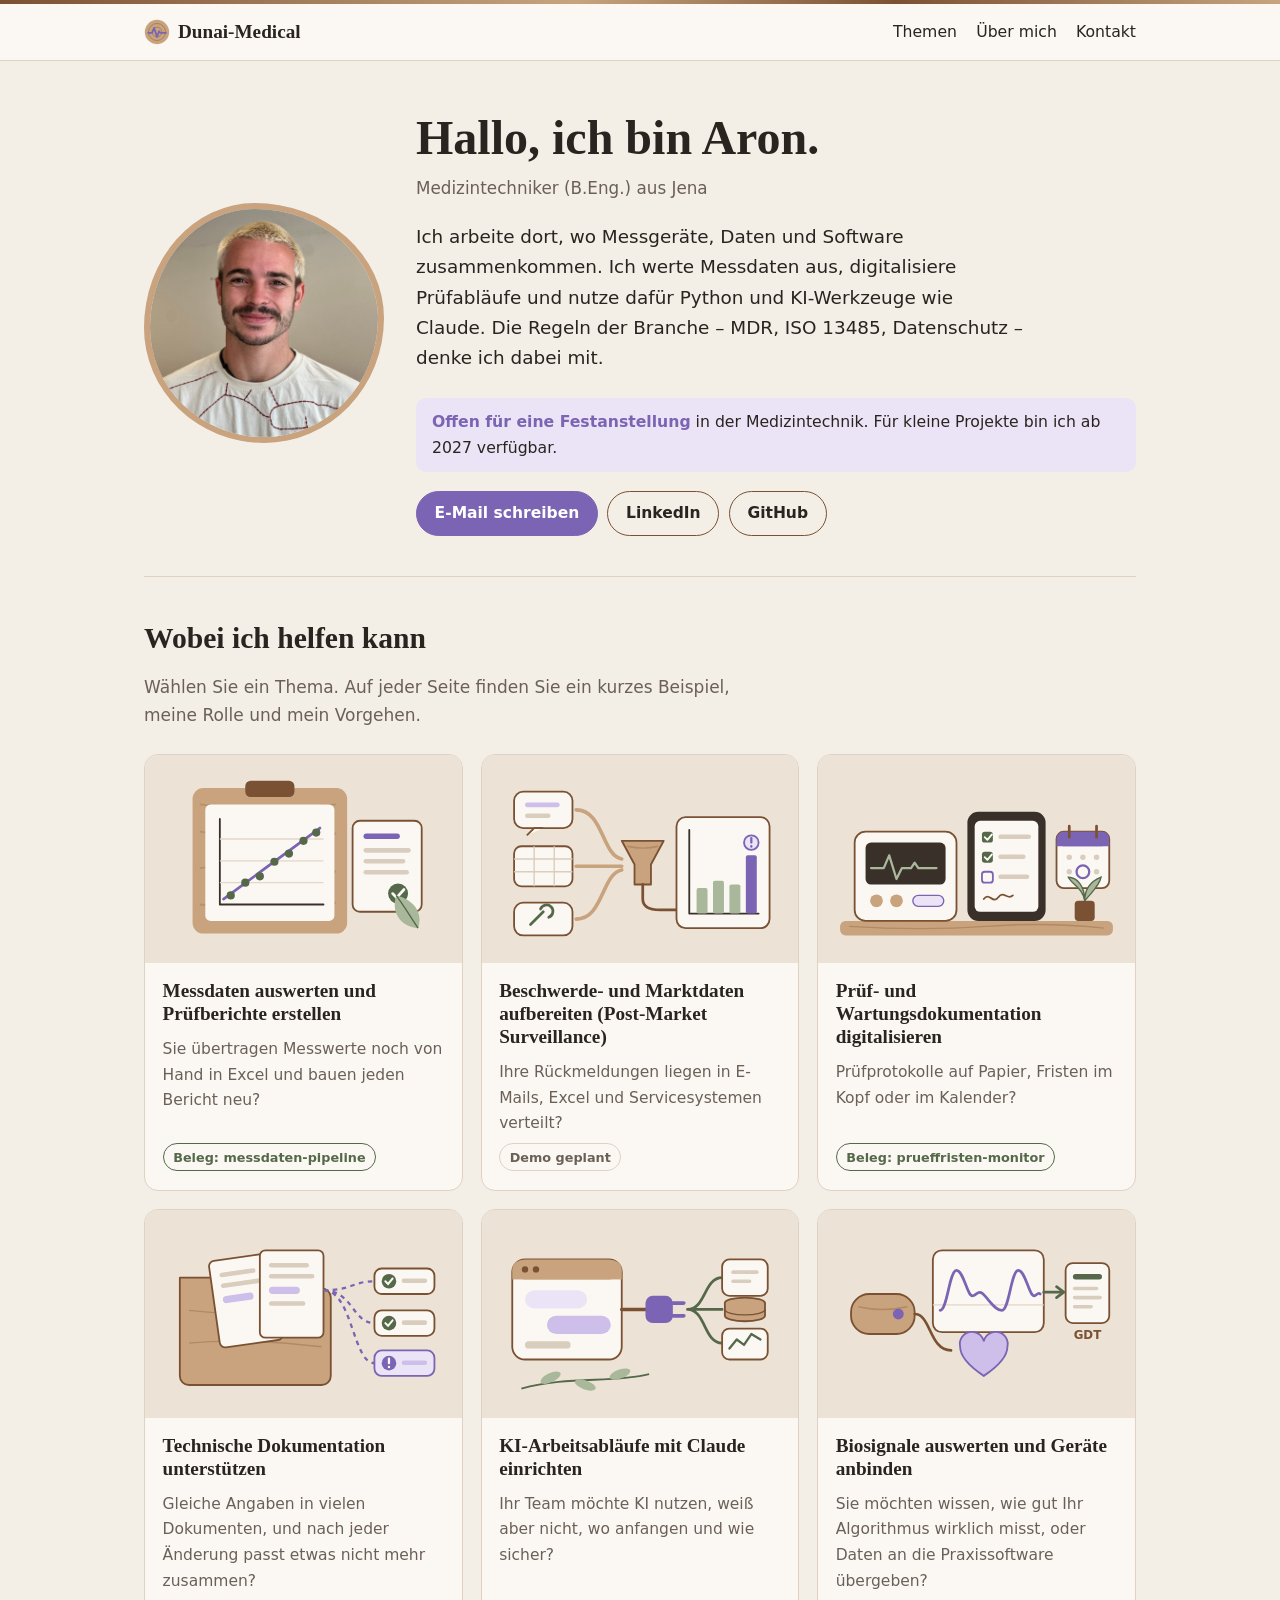
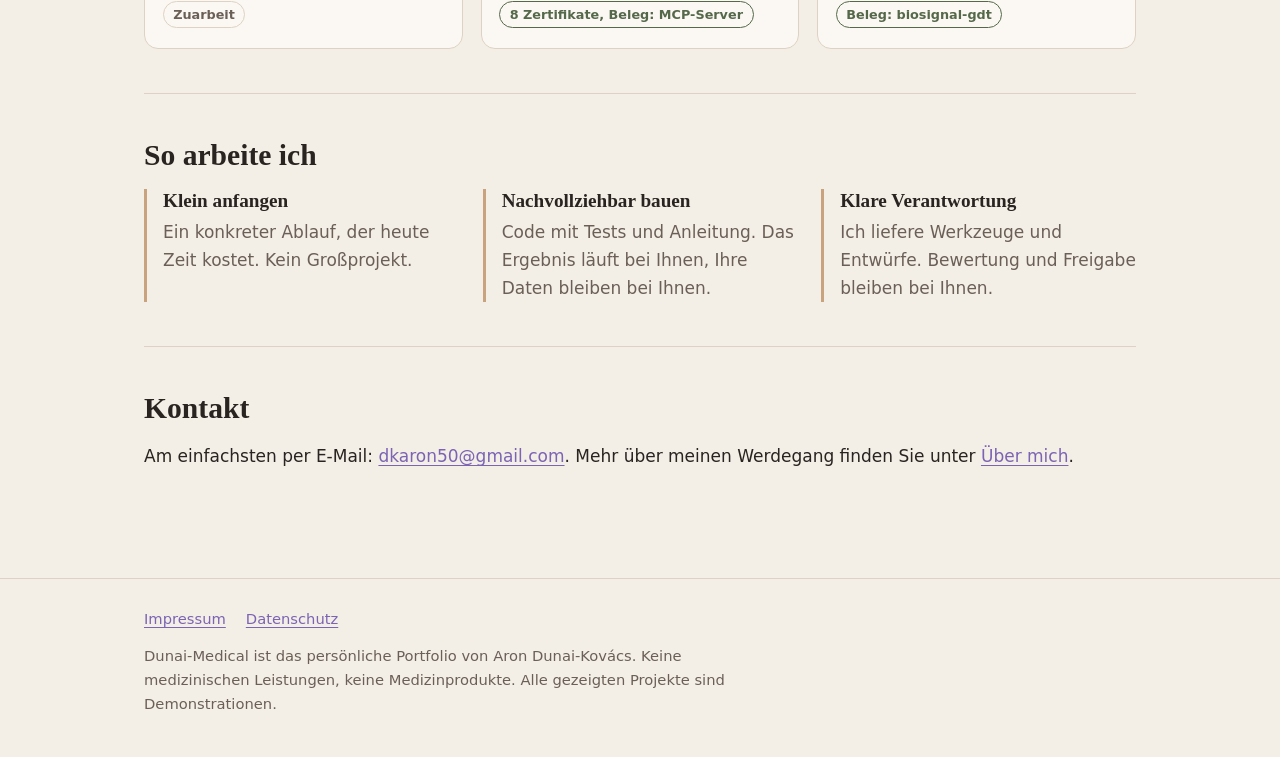
<file: index.html>
<!doctype html>
<html lang="de">
<head>
<meta charset="utf-8">
<meta name="viewport" content="width=device-width, initial-scale=1">
<title>Dunai-Medical – Aron Dunai-Kovács, Medizintechniker</title>
<meta name="description" content="Aron Dunai-Kovács, Medizintechniker (B.Eng.) aus Jena: Messdaten, Prüfdokumentation, PMS-Daten und KI-Arbeitsabläufe mit Python und Claude.">
<link rel="icon" href="logo.svg" type="image/svg+xml">
<link rel="stylesheet" href="style.css">
</head>
<body>
<header class="topbar">
  <div class="wrap">
    <a class="brand" href="index.html"><img src="logo.svg" alt="" width="26" height="26">Dunai-Medical</a>
    <nav class="nav" aria-label="Hauptnavigation"><a href="index.html#themen">Themen</a><a href="ueber-mich.html">Über mich</a><a href="index.html#kontakt">Kontakt</a></nav>
  </div>
</header>
<main>
<div class="wrap">
  <section class="intro">
    <img class="portrait" src="profilfoto.jpg" alt="Porträt von Aron Dunai-Kovács" width="480" height="480">
    <div>
      <h1>Hallo, ich bin Aron.</h1>
      <p class="role">Medizintechniker (B.Eng.) aus Jena</p>
      <p class="lead">Ich arbeite dort, wo Messgeräte, Daten und Software zusammenkommen. Ich werte Messdaten aus, digitalisiere Prüfabläufe und nutze dafür Python und KI-Werkzeuge wie Claude. Die Regeln der Branche – MDR, ISO&nbsp;13485, Datenschutz – denke ich dabei mit.</p>
      <p class="availability"><strong>Offen für eine Festanstellung</strong> in der Medizintechnik. Für kleine Projekte bin ich ab 2027 verfügbar.</p>
      <ul class="buttons">
        <li><a class="btn primary" href="mailto:dkaron50@gmail.com">E-Mail schreiben</a></li>
        <li><a class="btn" href="https://www.linkedin.com/in/aron-dunai-kov%C3%A1cs-16ba5930b">LinkedIn</a></li>
        <li><a class="btn" href="https://github.com/Aronarii">GitHub</a></li>
      </ul>
    </div>
  </section>

  <section class="block" id="themen">
    <h2>Wobei ich helfen kann</h2>
    <p class="section-lead">Wählen Sie ein Thema. Auf jeder Seite finden Sie ein kurzes Beispiel, meine Rolle und mein Vorgehen.</p>
    <ul class="topics">
      <li class="topic">
        <div class="art"><img src="messdaten.svg" alt="" width="320" height="200" loading="lazy"></div>
        <div class="body">
          <h3><a href="messdaten.html">Messdaten auswerten und Prüfberichte erstellen</a></h3>
          <p>Sie übertragen Messwerte noch von Hand in Excel und bauen jeden Bericht neu?</p>
          <span class="status done">Beleg: messdaten-pipeline</span>
        </div>
      </li>
      <li class="topic">
        <div class="art"><img src="pms.svg" alt="" width="320" height="200" loading="lazy"></div>
        <div class="body">
          <h3><a href="pms.html">Beschwerde- und Marktdaten aufbereiten (Post-Market Surveillance)</a></h3>
          <p>Ihre Rückmeldungen liegen in E-Mails, Excel und Servicesystemen verteilt?</p>
          <span class="status plan">Demo geplant</span>
        </div>
      </li>
      <li class="topic">
        <div class="art"><img src="pruefung.svg" alt="" width="320" height="200" loading="lazy"></div>
        <div class="body">
          <h3><a href="pruefung.html">Prüf- und Wartungsdokumentation digitalisieren</a></h3>
          <p>Prüfprotokolle auf Papier, Fristen im Kopf oder im Kalender?</p>
          <span class="status done">Beleg: prueffristen-monitor</span>
        </div>
      </li>
      <li class="topic">
        <div class="art"><img src="technische-doku.svg" alt="" width="320" height="200" loading="lazy"></div>
        <div class="body">
          <h3><a href="technische-doku.html">Technische Dokumentation unterstützen</a></h3>
          <p>Gleiche Angaben in vielen Dokumenten, und nach jeder Änderung passt etwas nicht mehr zusammen?</p>
          <span class="status plan">Zuarbeit</span>
        </div>
      </li>
      <li class="topic">
        <div class="art"><img src="ki-ablaeufe.svg" alt="" width="320" height="200" loading="lazy"></div>
        <div class="body">
          <h3><a href="ki-ablaeufe.html">KI-Arbeitsabläufe mit Claude einrichten</a></h3>
          <p>Ihr Team möchte KI nutzen, weiß aber nicht, wo anfangen und wie sicher?</p>
          <span class="status done">8 Zertifikate, Beleg: MCP-Server</span>
        </div>
      </li>
      <li class="topic">
        <div class="art"><img src="biosignale.svg" alt="" width="320" height="200" loading="lazy"></div>
        <div class="body">
          <h3><a href="biosignale.html">Biosignale auswerten und Geräte anbinden</a></h3>
          <p>Sie möchten wissen, wie gut Ihr Algorithmus wirklich misst, oder Daten an die Praxissoftware übergeben?</p>
          <span class="status done">Beleg: biosignal-gdt</span>
        </div>
      </li>
    </ul>
  </section>

  <section class="block">
    <h2>So arbeite ich</h2>
    <ul class="principles">
      <li><h3>Klein anfangen</h3><p>Ein konkreter Ablauf, der heute Zeit kostet. Kein Großprojekt.</p></li>
      <li><h3>Nachvollziehbar bauen</h3><p>Code mit Tests und Anleitung. Das Ergebnis läuft bei Ihnen, Ihre Daten bleiben bei Ihnen.</p></li>
      <li><h3>Klare Verantwortung</h3><p>Ich liefere Werkzeuge und Entwürfe. Bewertung und Freigabe bleiben bei Ihnen.</p></li>
    </ul>
  </section>

  <section class="block" id="kontakt">
    <h2>Kontakt</h2>
    <p>Am einfachsten per E-Mail: <a href="mailto:dkaron50@gmail.com">dkaron50@gmail.com</a>. Mehr über meinen Werdegang finden Sie unter <a href="ueber-mich.html">Über mich</a>.</p>
  </section>
</div>
</main>
<footer>
  <div class="wrap">
    <nav><a href="impressum.html">Impressum</a><a href="datenschutz.html">Datenschutz</a></nav>
    <p>Dunai-Medical ist das persönliche Portfolio von Aron Dunai-Kovács. Keine medizinischen Leistungen, keine Medizinprodukte. Alle gezeigten Projekte sind Demonstrationen.</p>
  </div>
</footer>
</body>
</html>
</file>
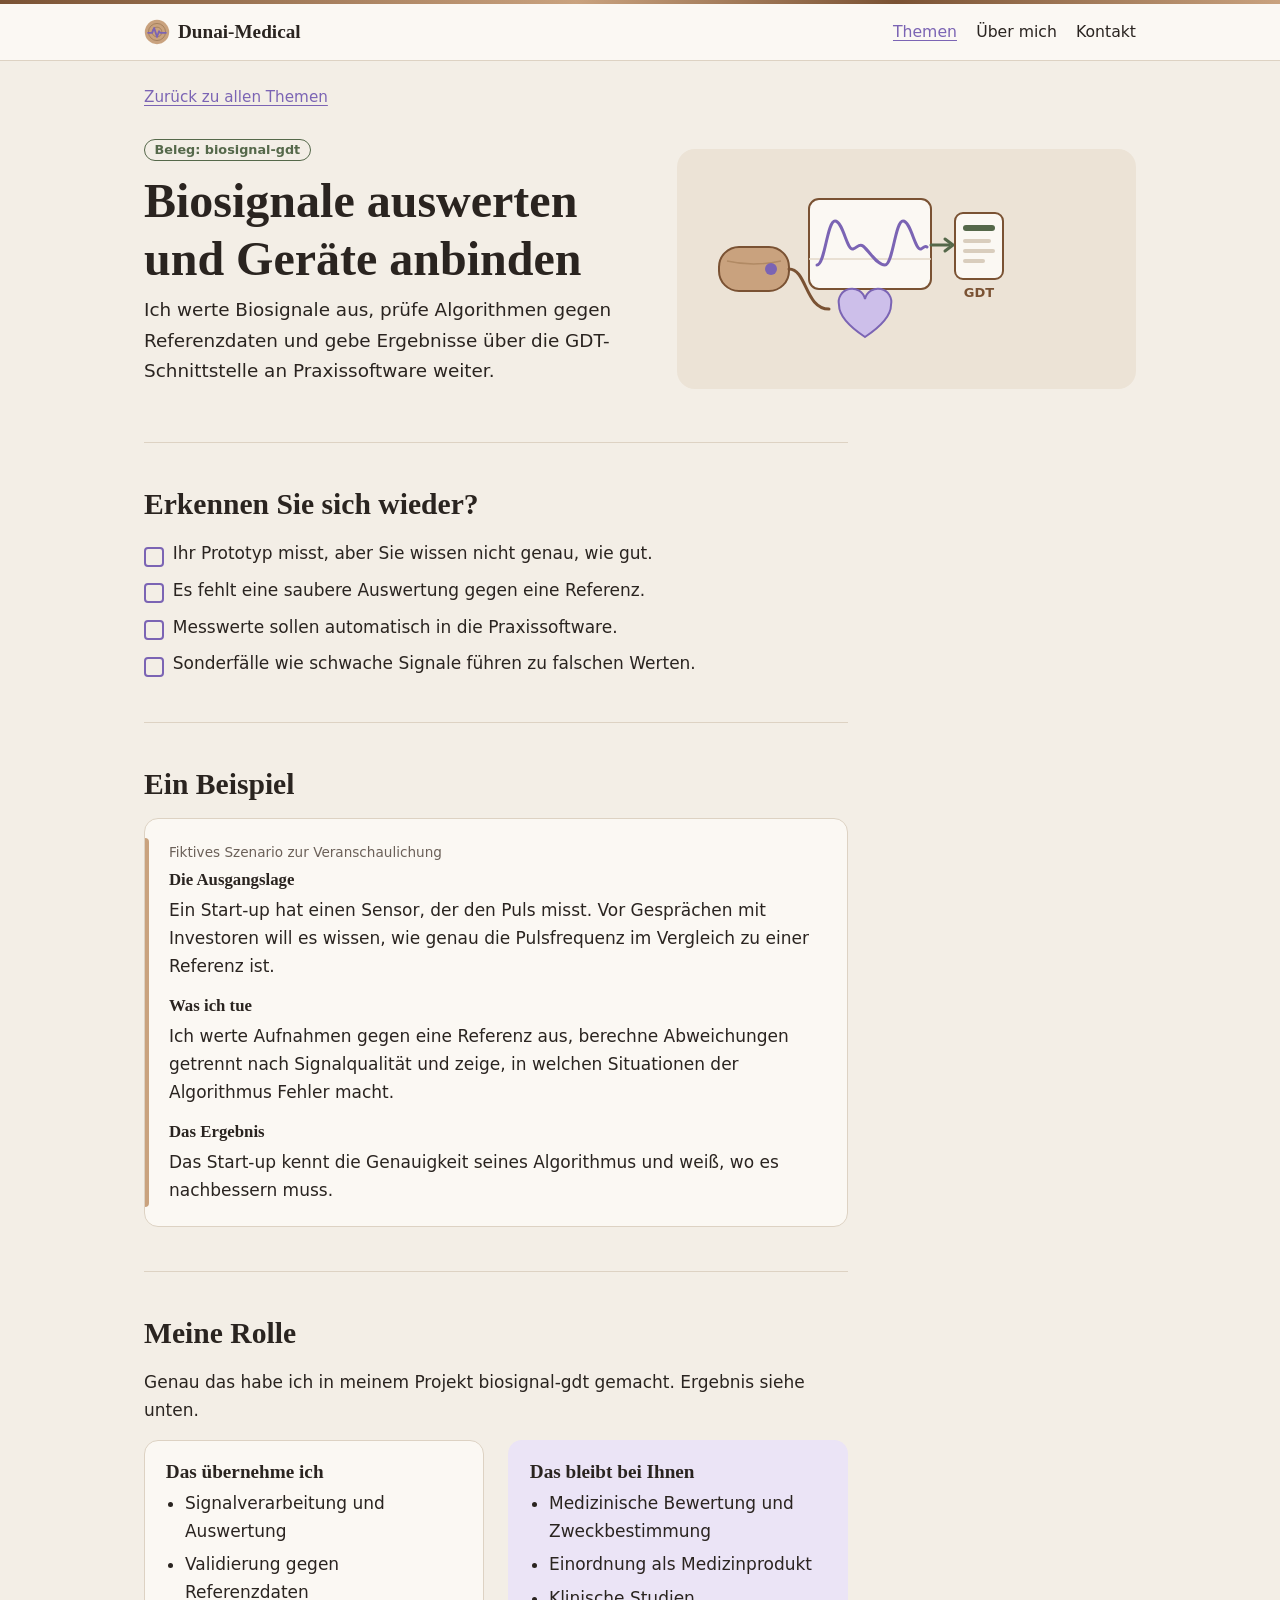
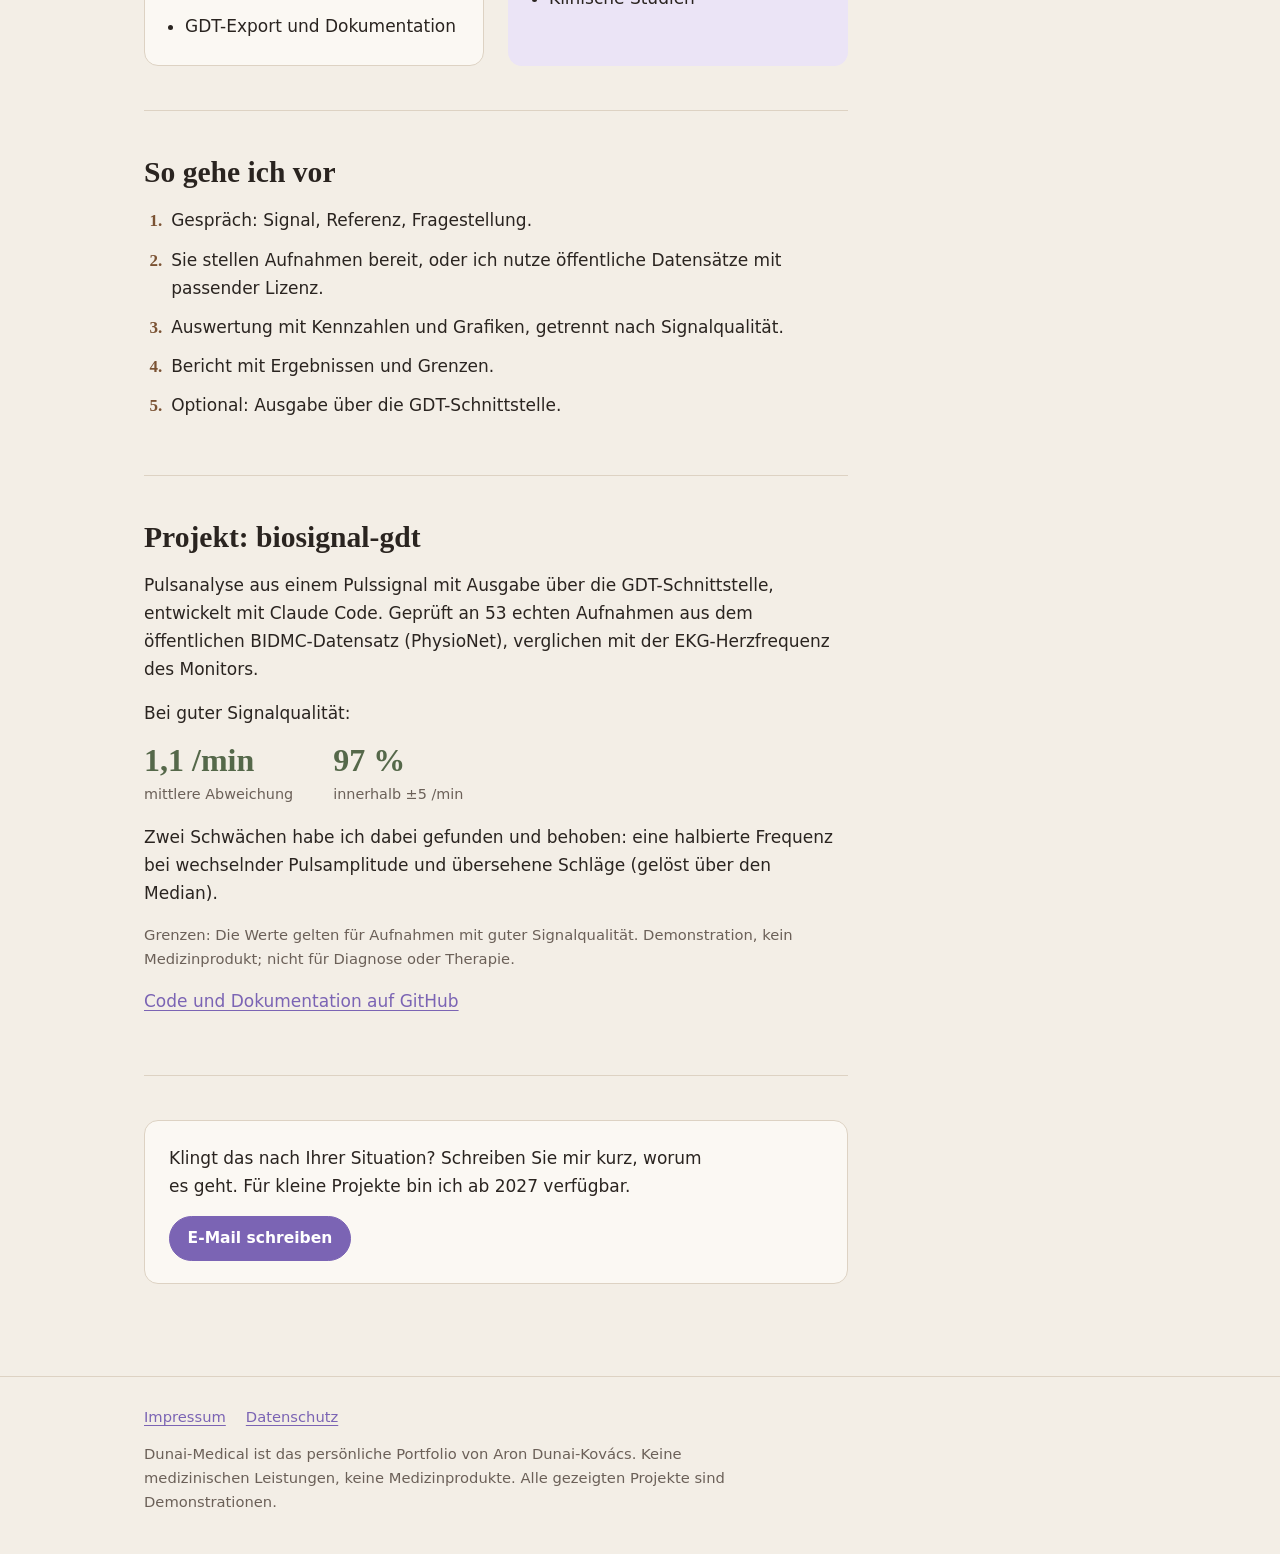
<file: biosignale.html>
<!doctype html>
<html lang="de">
<head>
<meta charset="utf-8">
<meta name="viewport" content="width=device-width, initial-scale=1">
<title>Biosignale auswerten und Geräte anbinden – Dunai-Medical</title>
<meta name="description" content="Ich werte Biosignale aus, prüfe Algorithmen gegen Referenzdaten und gebe Ergebnisse über die GDT-Schnittstelle an Praxissoftware weiter.">
<link rel="icon" href="logo.svg" type="image/svg+xml">
<link rel="stylesheet" href="style.css">
</head>
<body>
<header class="topbar">
  <div class="wrap">
    <a class="brand" href="index.html"><img src="logo.svg" alt="" width="26" height="26">Dunai-Medical</a>
    <nav class="nav" aria-label="Hauptnavigation"><a href="index.html#themen" aria-current="page">Themen</a><a href="ueber-mich.html">Über mich</a><a href="index.html#kontakt">Kontakt</a></nav>
  </div>
</header>
<main>
<div class="wrap narrow">
  <a class="back" href="index.html#themen">Zurück zu allen Themen</a>
</div>
<div class="wrap">
  <div class="topic-hero">
    <div>
      <span class="status done">Beleg: biosignal-gdt</span>
      <h1 style="margin-top:.6rem">Biosignale auswerten und Geräte anbinden</h1>
      <p class="lead">Ich werte Biosignale aus, prüfe Algorithmen gegen Referenzdaten und gebe Ergebnisse über die GDT-Schnittstelle an Praxissoftware weiter.</p>
    </div>
    <div class="art"><img src="biosignale.svg" alt="" width="320" height="200"></div>
  </div>
</div>
<div class="wrap narrow">
  <section class="block">
    <h2>Erkennen Sie sich wieder?</h2>
    <ul class="signs"><li>Ihr Prototyp misst, aber Sie wissen nicht genau, wie gut.</li><li>Es fehlt eine saubere Auswertung gegen eine Referenz.</li><li>Messwerte sollen automatisch in die Praxissoftware.</li><li>Sonderfälle wie schwache Signale führen zu falschen Werten.</li></ul>
  </section>

  <section class="block">
    <h2>Ein Beispiel</h2>
    <div class="scenario">
      <span class="tag">Fiktives Szenario zur Veranschaulichung</span>
      <h3>Die Ausgangslage</h3><p>Ein Start-up hat einen Sensor, der den Puls misst. Vor Gesprächen mit Investoren will es wissen, wie genau die Pulsfrequenz im Vergleich zu einer Referenz ist.</p>
      <h3>Was ich tue</h3><p>Ich werte Aufnahmen gegen eine Referenz aus, berechne Abweichungen getrennt nach Signalqualität und zeige, in welchen Situationen der Algorithmus Fehler macht.</p>
      <h3>Das Ergebnis</h3><p style="margin:0">Das Start-up kennt die Genauigkeit seines Algorithmus und weiß, wo es nachbessern muss.</p>
    </div>
  </section>

  <section class="block">
    <h2>Meine Rolle</h2>
    <p>Genau das habe ich in meinem Projekt biosignal-gdt gemacht. Ergebnis siehe unten.</p>
    <div class="split">
      <div class="box"><h3>Das übernehme ich</h3><ul><li>Signalverarbeitung und Auswertung</li><li>Validierung gegen Referenzdaten</li><li>GDT-Export und Dokumentation</li></ul></div>
      <div class="box yours"><h3>Das bleibt bei Ihnen</h3><ul><li>Medizinische Bewertung und Zweckbestimmung</li><li>Einordnung als Medizinprodukt</li><li>Klinische Studien</li></ul></div>
    </div>
  </section>

  <section class="block">
    <h2>So gehe ich vor</h2>
    <ol class="steps"><li>Gespräch: Signal, Referenz, Fragestellung.</li><li>Sie stellen Aufnahmen bereit, oder ich nutze öffentliche Datensätze mit passender Lizenz.</li><li>Auswertung mit Kennzahlen und Grafiken, getrennt nach Signalqualität.</li><li>Bericht mit Ergebnissen und Grenzen.</li><li>Optional: Ausgabe über die GDT-Schnittstelle.</li></ol>
  </section>

    <section class="block">
      <h2>Projekt: biosignal-gdt</h2>
      <p>Pulsanalyse aus einem Pulssignal mit Ausgabe über die GDT-Schnittstelle, entwickelt mit Claude Code. Geprüft an 53 echten Aufnahmen aus dem öffentlichen BIDMC-Datensatz (PhysioNet), verglichen mit der EKG-Herzfrequenz des Monitors.</p>
      <p>Bei guter Signalqualität:</p>
      <div class="figures">
        <div><strong>1,1&nbsp;/min</strong><span>mittlere Abweichung</span></div>
        <div><strong>97&nbsp;%</strong><span>innerhalb ±5&nbsp;/min</span></div>
      </div>
      <p>Zwei Schwächen habe ich dabei gefunden und behoben: eine halbierte Frequenz bei wechselnder Pulsamplitude und übersehene Schläge (gelöst über den Median).</p>
      <p class="note">Grenzen: Die Werte gelten für Aufnahmen mit guter Signalqualität. Demonstration, kein Medizinprodukt; nicht für Diagnose oder Therapie.</p>
      <p><a href="https://github.com/Aronarii/biosignal-gdt">Code und Dokumentation auf GitHub</a></p>
    </section>
  <section class="block">
    <div class="cta">
      <p>Klingt das nach Ihrer Situation? Schreiben Sie mir kurz, worum es geht. Für kleine Projekte bin ich ab 2027 verfügbar.</p>
      <a class="btn primary" href="mailto:dkaron50@gmail.com?subject=Anfrage:%20Biosignale%20auswerten%20und%20Geräte%20anbinden">E-Mail schreiben</a>
    </div>
  </section>
</div>
</main>
<footer>
  <div class="wrap">
    <nav><a href="impressum.html">Impressum</a><a href="datenschutz.html">Datenschutz</a></nav>
    <p>Dunai-Medical ist das persönliche Portfolio von Aron Dunai-Kovács. Keine medizinischen Leistungen, keine Medizinprodukte. Alle gezeigten Projekte sind Demonstrationen.</p>
  </div>
</footer>
</body>
</html>
</file>
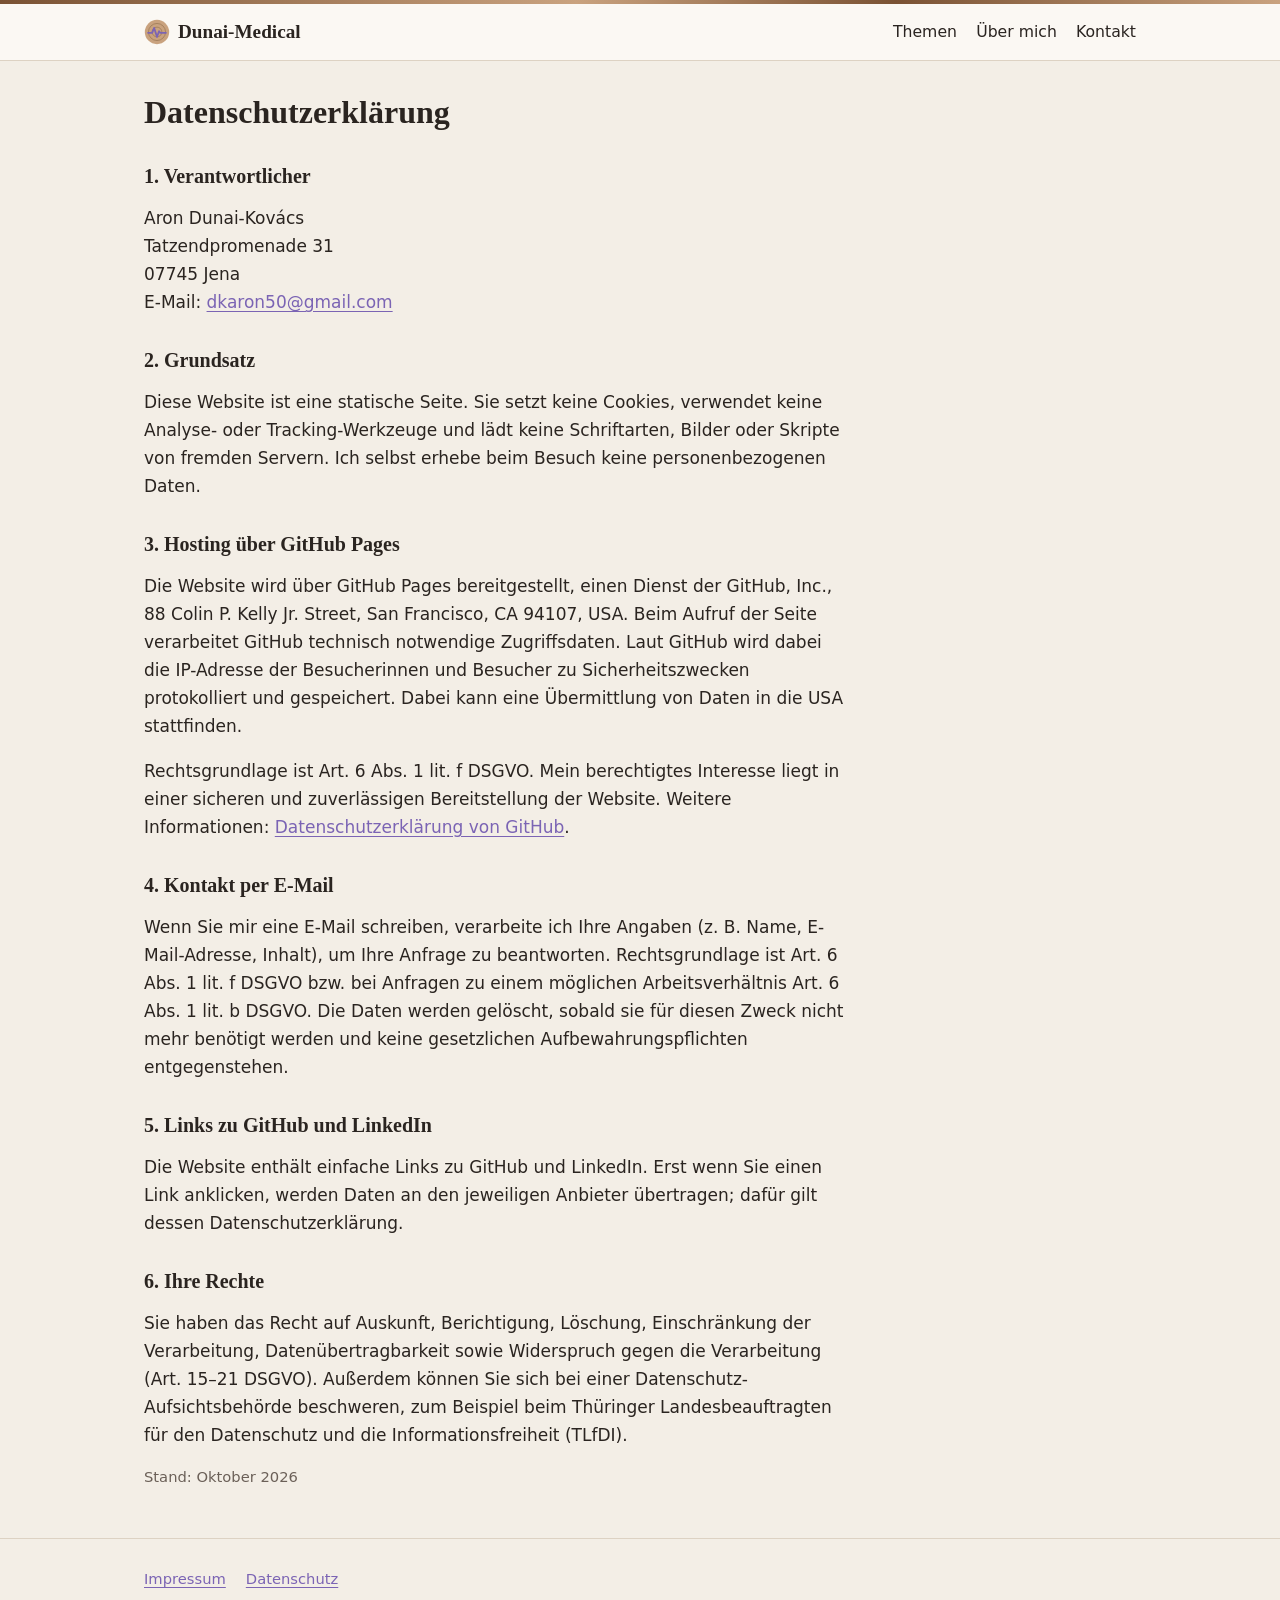
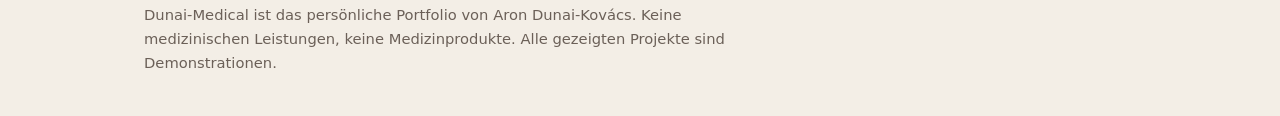
<file: datenschutz.html>
<!doctype html>
<html lang="de">
<head>
<meta charset="utf-8">
<meta name="viewport" content="width=device-width, initial-scale=1">
<title>Datenschutz – Dunai-Medical</title>
<meta name="robots" content="noindex">
<meta name="description" content="Datenschutzerklärung">
<link rel="icon" href="logo.svg" type="image/svg+xml">
<link rel="stylesheet" href="style.css">
</head>
<body>
<header class="topbar">
  <div class="wrap">
    <a class="brand" href="index.html"><img src="logo.svg" alt="" width="26" height="26">Dunai-Medical</a>
    <nav class="nav" aria-label="Hauptnavigation"><a href="index.html#themen">Themen</a><a href="ueber-mich.html">Über mich</a><a href="index.html#kontakt">Kontakt</a></nav>
  </div>
</header>
<main>
<div class="wrap narrow legal">
  <h1>Datenschutzerklärung</h1>
  <h2>1. Verantwortlicher</h2>
  <address>Aron Dunai-Kovács<br>Tatzendpromenade 31<br>07745 Jena<br>E-Mail: <a href="mailto:dkaron50@gmail.com">dkaron50@gmail.com</a></address>
  <h2>2. Grundsatz</h2>
  <p>Diese Website ist eine statische Seite. Sie setzt keine Cookies, verwendet keine Analyse- oder Tracking-Werkzeuge und lädt keine Schriftarten, Bilder oder Skripte von fremden Servern. Ich selbst erhebe beim Besuch keine personenbezogenen Daten.</p>
  <h2>3. Hosting über GitHub Pages</h2>
  <p>Die Website wird über GitHub Pages bereitgestellt, einen Dienst der GitHub, Inc., 88 Colin P. Kelly Jr. Street, San Francisco, CA 94107, USA. Beim Aufruf der Seite verarbeitet GitHub technisch notwendige Zugriffsdaten. Laut GitHub wird dabei die IP-Adresse der Besucherinnen und Besucher zu Sicherheitszwecken protokolliert und gespeichert. Dabei kann eine Übermittlung von Daten in die USA stattfinden.</p>
  <p>Rechtsgrundlage ist Art. 6 Abs. 1 lit. f DSGVO. Mein berechtigtes Interesse liegt in einer sicheren und zuverlässigen Bereitstellung der Website. Weitere Informationen: <a href="https://docs.github.com/de/site-policy/privacy-policies/github-general-privacy-statement">Datenschutzerklärung von GitHub</a>.</p>
  <h2>4. Kontakt per E-Mail</h2>
  <p>Wenn Sie mir eine E-Mail schreiben, verarbeite ich Ihre Angaben (z.&nbsp;B. Name, E-Mail-Adresse, Inhalt), um Ihre Anfrage zu beantworten. Rechtsgrundlage ist Art. 6 Abs. 1 lit. f DSGVO bzw. bei Anfragen zu einem möglichen Arbeitsverhältnis Art. 6 Abs. 1 lit. b DSGVO. Die Daten werden gelöscht, sobald sie für diesen Zweck nicht mehr benötigt werden und keine gesetzlichen Aufbewahrungspflichten entgegenstehen.</p>
  <h2>5. Links zu GitHub und LinkedIn</h2>
  <p>Die Website enthält einfache Links zu GitHub und LinkedIn. Erst wenn Sie einen Link anklicken, werden Daten an den jeweiligen Anbieter übertragen; dafür gilt dessen Datenschutzerklärung.</p>
  <h2>6. Ihre Rechte</h2>
  <p>Sie haben das Recht auf Auskunft, Berichtigung, Löschung, Einschränkung der Verarbeitung, Datenübertragbarkeit sowie Widerspruch gegen die Verarbeitung (Art. 15–21 DSGVO). Außerdem können Sie sich bei einer Datenschutz-Aufsichtsbehörde beschweren, zum Beispiel beim Thüringer Landesbeauftragten für den Datenschutz und die Informationsfreiheit (TLfDI).</p>
  <p class="note">Stand: Oktober 2026</p>
</div>
</main>
<footer>
  <div class="wrap">
    <nav><a href="impressum.html">Impressum</a><a href="datenschutz.html">Datenschutz</a></nav>
    <p>Dunai-Medical ist das persönliche Portfolio von Aron Dunai-Kovács. Keine medizinischen Leistungen, keine Medizinprodukte. Alle gezeigten Projekte sind Demonstrationen.</p>
  </div>
</footer>
</body>
</html>
</file>
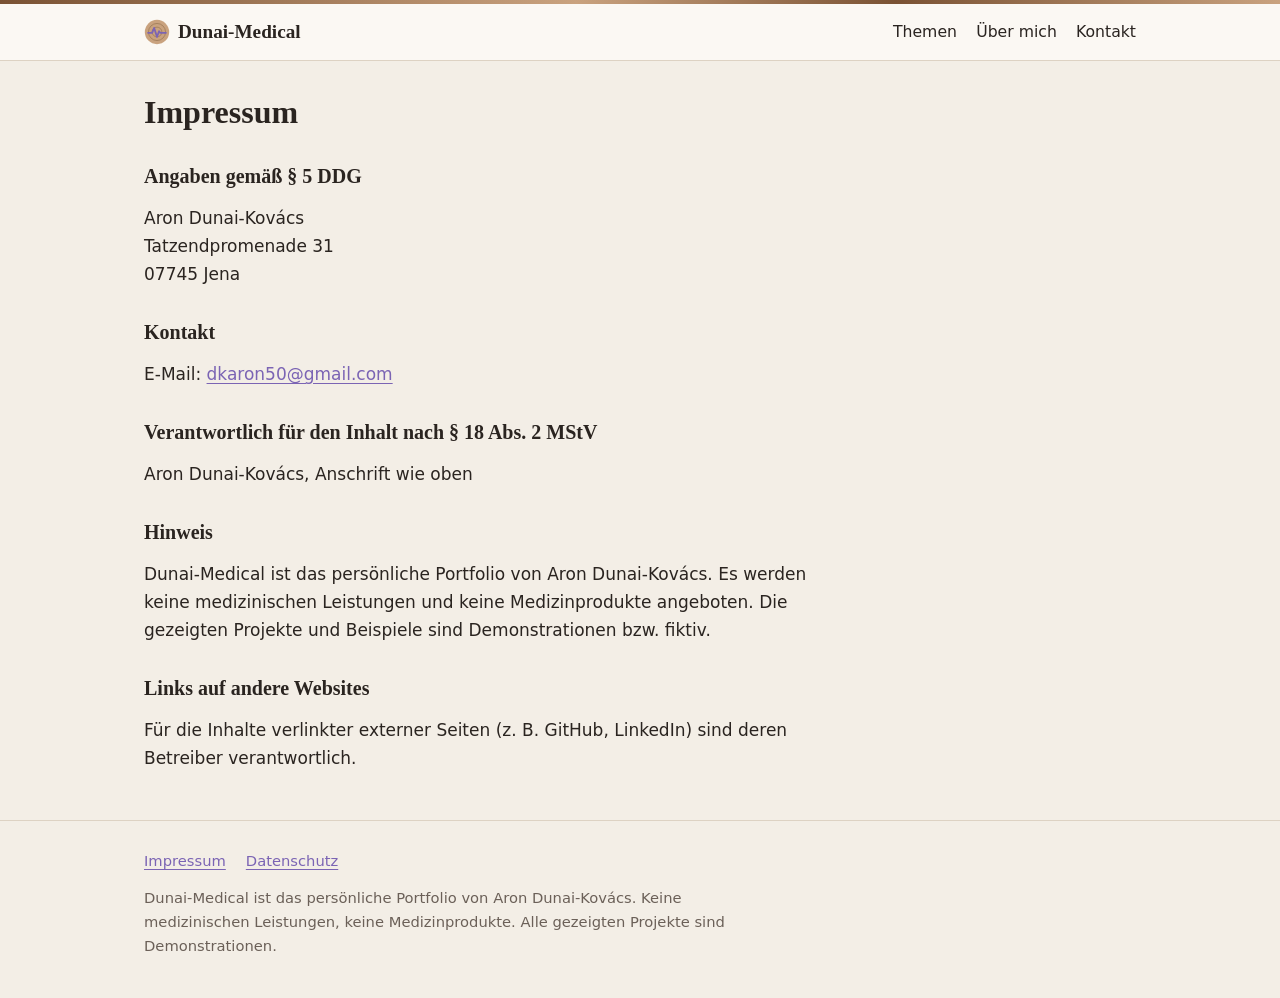
<file: impressum.html>
<!doctype html>
<html lang="de">
<head>
<meta charset="utf-8">
<meta name="viewport" content="width=device-width, initial-scale=1">
<title>Impressum – Dunai-Medical</title>
<meta name="robots" content="noindex">
<meta name="description" content="Impressum">
<link rel="icon" href="logo.svg" type="image/svg+xml">
<link rel="stylesheet" href="style.css">
</head>
<body>
<header class="topbar">
  <div class="wrap">
    <a class="brand" href="index.html"><img src="logo.svg" alt="" width="26" height="26">Dunai-Medical</a>
    <nav class="nav" aria-label="Hauptnavigation"><a href="index.html#themen">Themen</a><a href="ueber-mich.html">Über mich</a><a href="index.html#kontakt">Kontakt</a></nav>
  </div>
</header>
<main>
<div class="wrap narrow legal">
  <h1>Impressum</h1>
  <h2>Angaben gemäß § 5 DDG</h2>
  <address>Aron Dunai-Kovács<br>Tatzendpromenade 31<br>07745 Jena</address>
  <h2>Kontakt</h2>
  <p>E-Mail: <a href="mailto:dkaron50@gmail.com">dkaron50@gmail.com</a></p>
  <h2>Verantwortlich für den Inhalt nach § 18 Abs. 2 MStV</h2>
  <p>Aron Dunai-Kovács, Anschrift wie oben</p>
  <h2>Hinweis</h2>
  <p>Dunai-Medical ist das persönliche Portfolio von Aron Dunai-Kovács. Es werden keine medizinischen Leistungen und keine Medizinprodukte angeboten. Die gezeigten Projekte und Beispiele sind Demonstrationen bzw. fiktiv.</p>
  <h2>Links auf andere Websites</h2>
  <p>Für die Inhalte verlinkter externer Seiten (z.&nbsp;B. GitHub, LinkedIn) sind deren Betreiber verantwortlich.</p>
</div>
</main>
<footer>
  <div class="wrap">
    <nav><a href="impressum.html">Impressum</a><a href="datenschutz.html">Datenschutz</a></nav>
    <p>Dunai-Medical ist das persönliche Portfolio von Aron Dunai-Kovács. Keine medizinischen Leistungen, keine Medizinprodukte. Alle gezeigten Projekte sind Demonstrationen.</p>
  </div>
</footer>
</body>
</html>
</file>
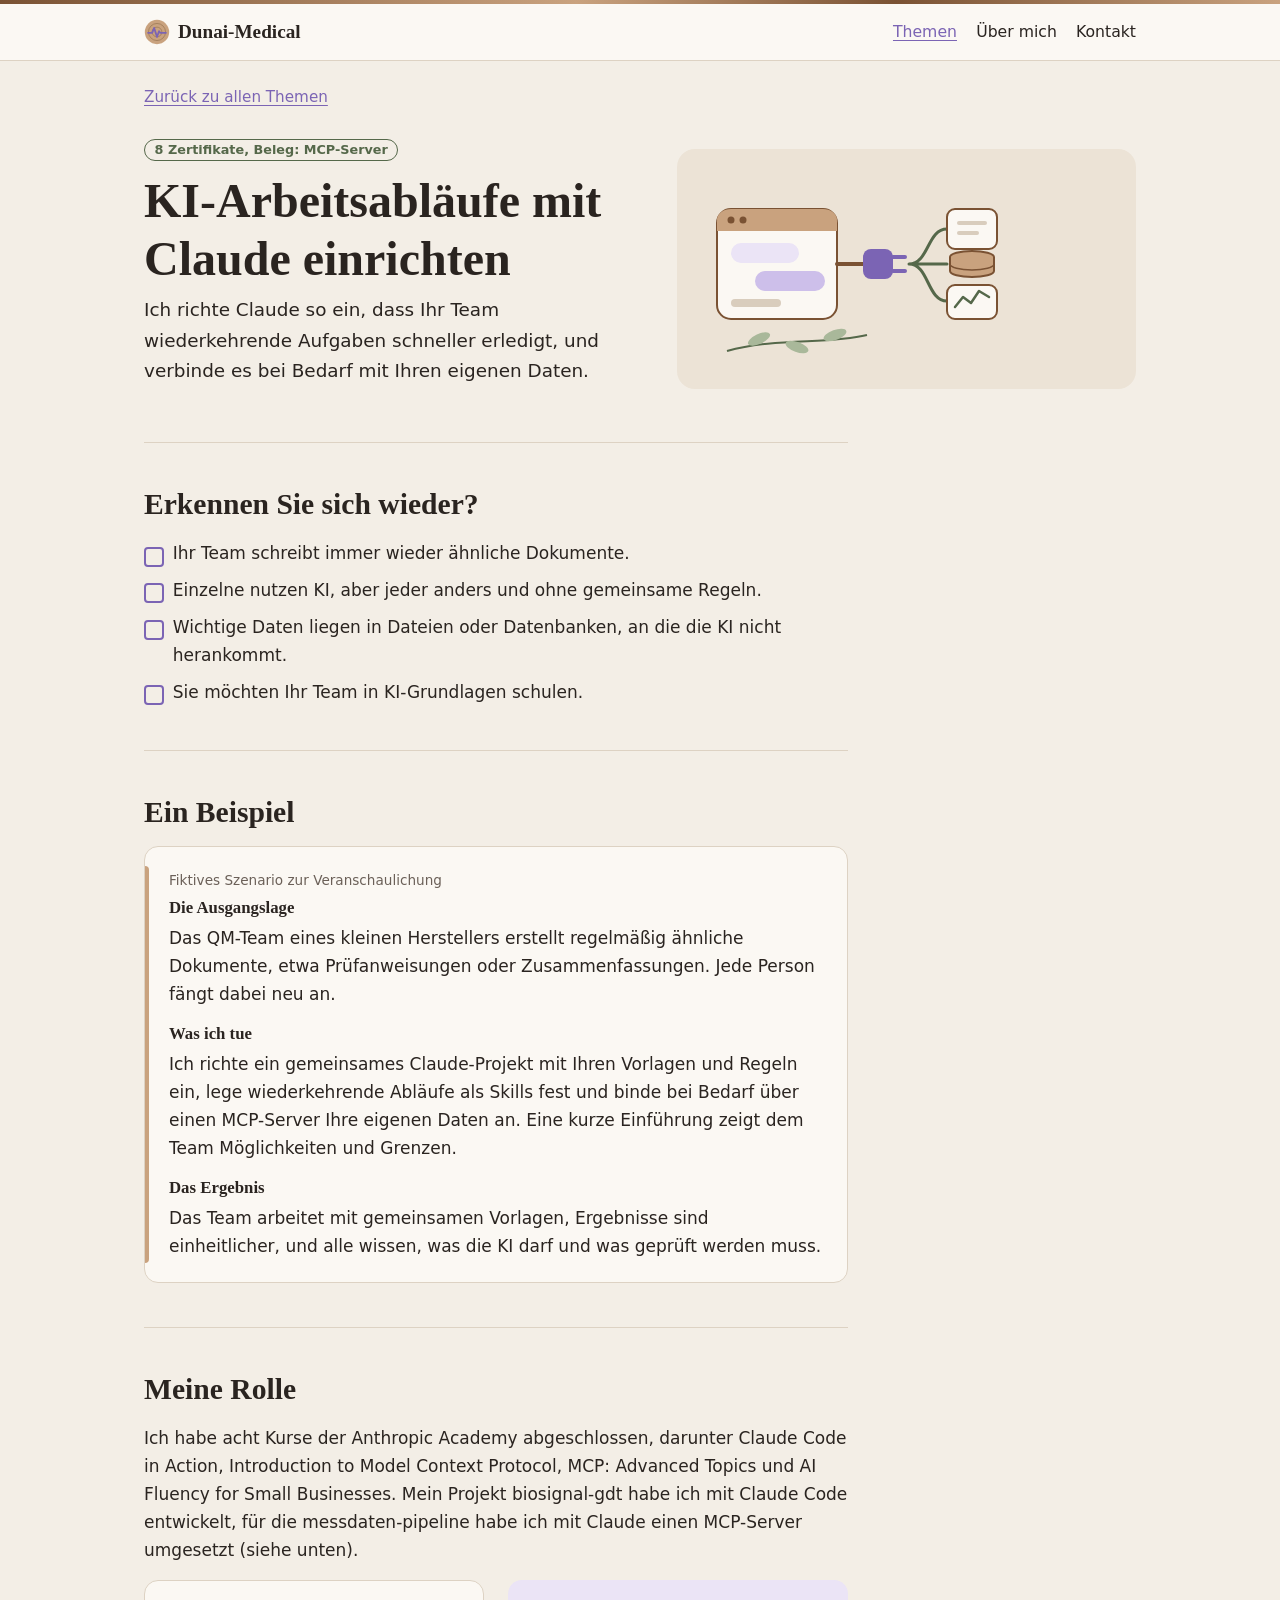
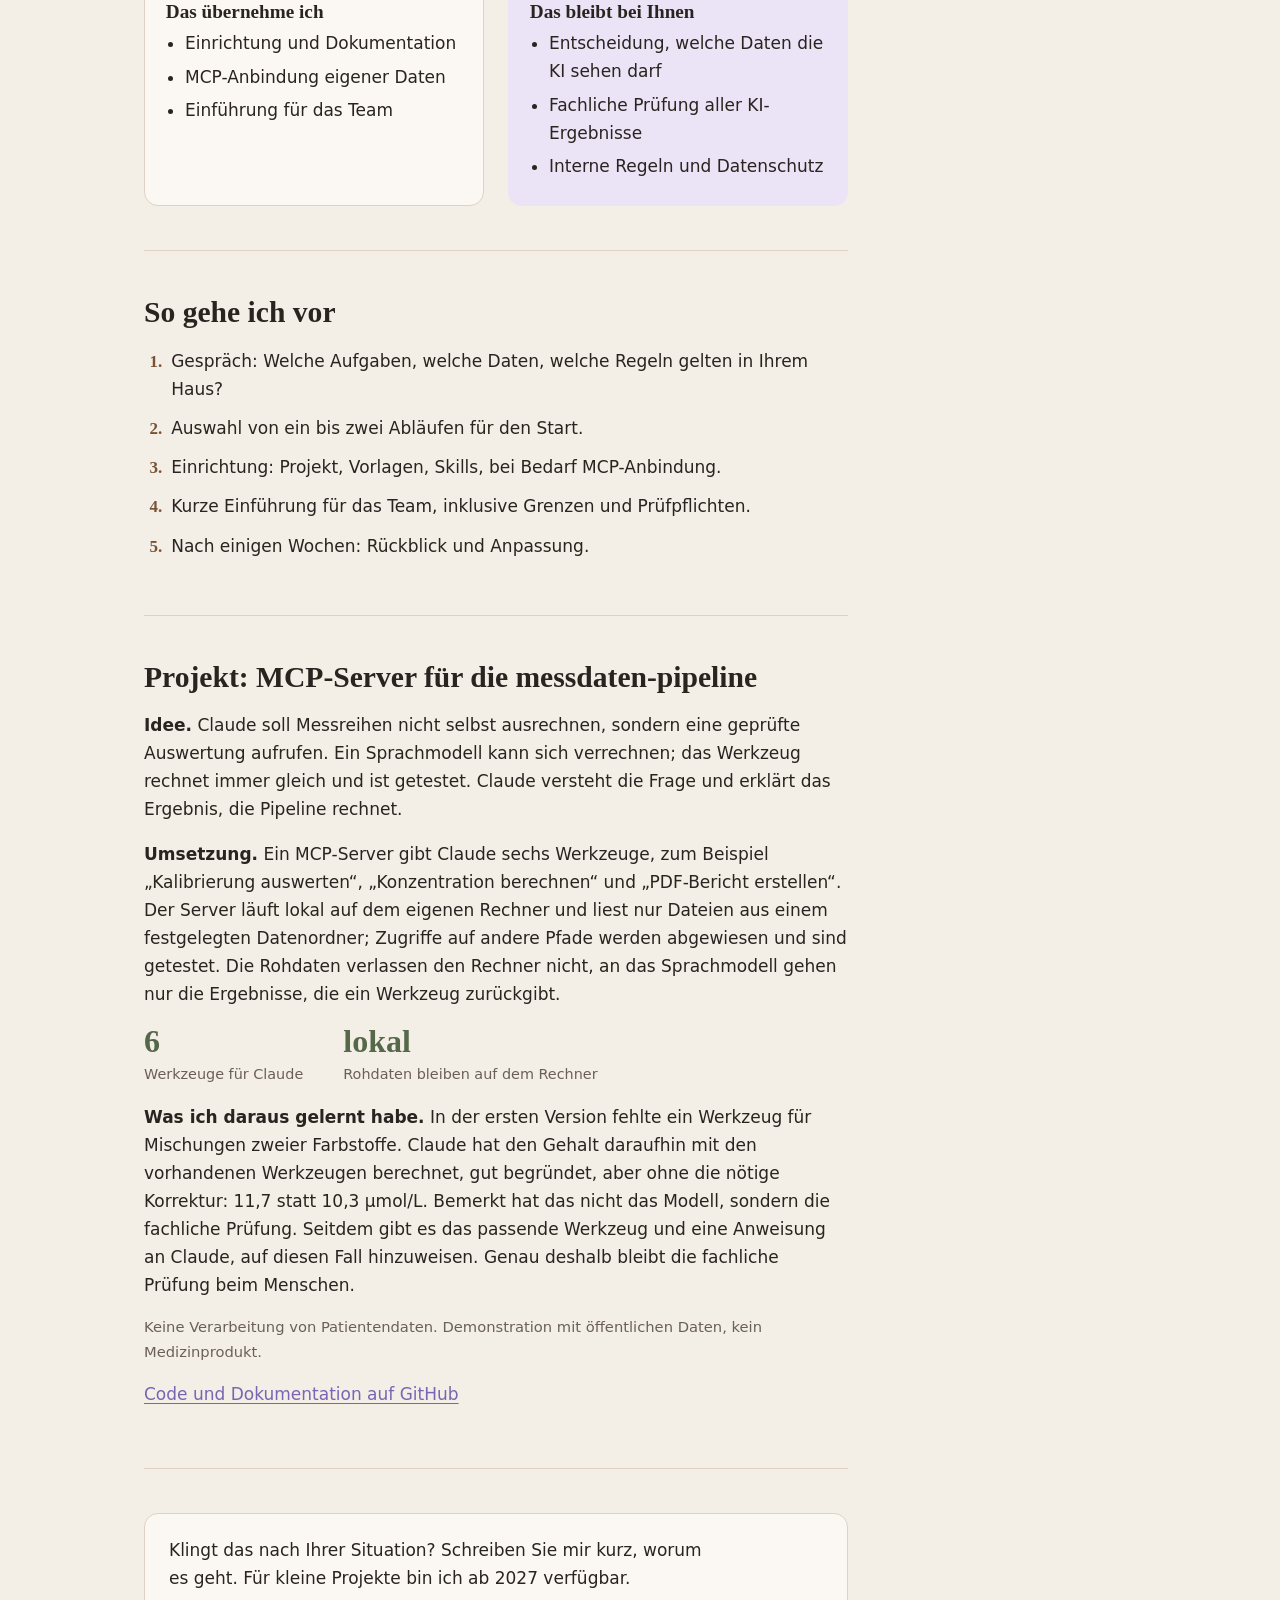
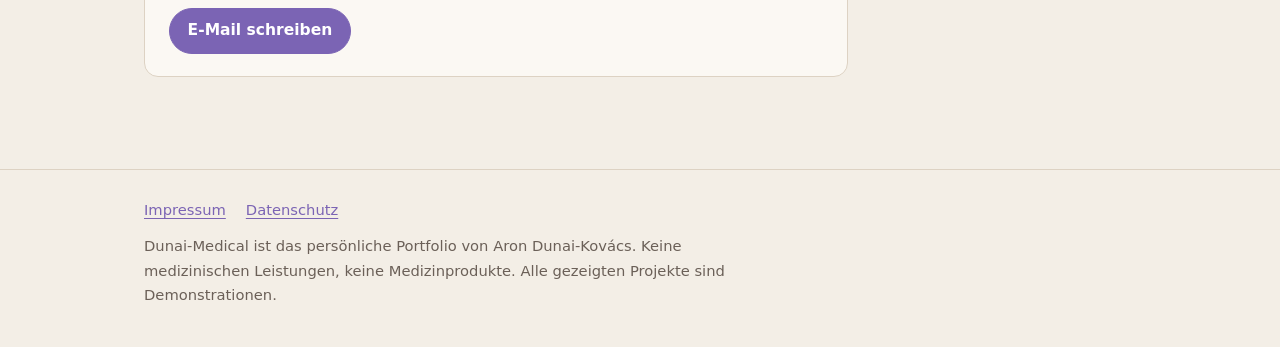
<file: ki-ablaeufe.html>
<!doctype html>
<html lang="de">
<head>
<meta charset="utf-8">
<meta name="viewport" content="width=device-width, initial-scale=1">
<title>KI-Arbeitsabläufe mit Claude einrichten – Dunai-Medical</title>
<meta name="description" content="Ich richte Claude so ein, dass Ihr Team wiederkehrende Aufgaben schneller erledigt, und verbinde es bei Bedarf mit Ihren eigenen Daten.">
<link rel="icon" href="logo.svg" type="image/svg+xml">
<link rel="stylesheet" href="style.css">
</head>
<body>
<header class="topbar">
  <div class="wrap">
    <a class="brand" href="index.html"><img src="logo.svg" alt="" width="26" height="26">Dunai-Medical</a>
    <nav class="nav" aria-label="Hauptnavigation"><a href="index.html#themen" aria-current="page">Themen</a><a href="ueber-mich.html">Über mich</a><a href="index.html#kontakt">Kontakt</a></nav>
  </div>
</header>
<main>
<div class="wrap narrow">
  <a class="back" href="index.html#themen">Zurück zu allen Themen</a>
</div>
<div class="wrap">
  <div class="topic-hero">
    <div>
      <span class="status done">8 Zertifikate, Beleg: MCP-Server</span>
      <h1 style="margin-top:.6rem">KI-Arbeitsabläufe mit Claude einrichten</h1>
      <p class="lead">Ich richte Claude so ein, dass Ihr Team wiederkehrende Aufgaben schneller erledigt, und verbinde es bei Bedarf mit Ihren eigenen Daten.</p>
    </div>
    <div class="art"><img src="ki-ablaeufe.svg" alt="" width="320" height="200"></div>
  </div>
</div>
<div class="wrap narrow">
  <section class="block">
    <h2>Erkennen Sie sich wieder?</h2>
    <ul class="signs"><li>Ihr Team schreibt immer wieder ähnliche Dokumente.</li><li>Einzelne nutzen KI, aber jeder anders und ohne gemeinsame Regeln.</li><li>Wichtige Daten liegen in Dateien oder Datenbanken, an die die KI nicht herankommt.</li><li>Sie möchten Ihr Team in KI-Grundlagen schulen.</li></ul>
  </section>

  <section class="block">
    <h2>Ein Beispiel</h2>
    <div class="scenario">
      <span class="tag">Fiktives Szenario zur Veranschaulichung</span>
      <h3>Die Ausgangslage</h3><p>Das QM-Team eines kleinen Herstellers erstellt regelmäßig ähnliche Dokumente, etwa Prüfanweisungen oder Zusammenfassungen. Jede Person fängt dabei neu an.</p>
      <h3>Was ich tue</h3><p>Ich richte ein gemeinsames Claude-Projekt mit Ihren Vorlagen und Regeln ein, lege wiederkehrende Abläufe als Skills fest und binde bei Bedarf über einen MCP-Server Ihre eigenen Daten an. Eine kurze Einführung zeigt dem Team Möglichkeiten und Grenzen.</p>
      <h3>Das Ergebnis</h3><p style="margin:0">Das Team arbeitet mit gemeinsamen Vorlagen, Ergebnisse sind einheitlicher, und alle wissen, was die KI darf und was geprüft werden muss.</p>
    </div>
  </section>

  <section class="block">
    <h2>Meine Rolle</h2>
    <p>Ich habe acht Kurse der Anthropic Academy abgeschlossen, darunter Claude Code in Action, Introduction to Model Context Protocol, MCP: Advanced Topics und AI Fluency for Small Businesses. Mein Projekt biosignal-gdt habe ich mit Claude Code entwickelt, für die messdaten-pipeline habe ich mit Claude einen MCP-Server umgesetzt (siehe unten).</p>
    <div class="split">
      <div class="box"><h3>Das übernehme ich</h3><ul><li>Einrichtung und Dokumentation</li><li>MCP-Anbindung eigener Daten</li><li>Einführung für das Team</li></ul></div>
      <div class="box yours"><h3>Das bleibt bei Ihnen</h3><ul><li>Entscheidung, welche Daten die KI sehen darf</li><li>Fachliche Prüfung aller KI-Ergebnisse</li><li>Interne Regeln und Datenschutz</li></ul></div>
    </div>
  </section>

  <section class="block">
    <h2>So gehe ich vor</h2>
    <ol class="steps"><li>Gespräch: Welche Aufgaben, welche Daten, welche Regeln gelten in Ihrem Haus?</li><li>Auswahl von ein bis zwei Abläufen für den Start.</li><li>Einrichtung: Projekt, Vorlagen, Skills, bei Bedarf MCP-Anbindung.</li><li>Kurze Einführung für das Team, inklusive Grenzen und Prüfpflichten.</li><li>Nach einigen Wochen: Rückblick und Anpassung.</li></ol>
  </section>

    <section class="block">
      <h2>Projekt: MCP-Server für die messdaten-pipeline</h2>
      <p><strong>Idee.</strong> Claude soll Messreihen nicht selbst ausrechnen, sondern eine geprüfte Auswertung aufrufen. Ein Sprachmodell kann sich verrechnen; das Werkzeug rechnet immer gleich und ist getestet. Claude versteht die Frage und erklärt das Ergebnis, die Pipeline rechnet.</p>
      <p><strong>Umsetzung.</strong> Ein MCP-Server gibt Claude sechs Werkzeuge, zum Beispiel „Kalibrierung auswerten“, „Konzentration berechnen“ und „PDF-Bericht erstellen“. Der Server läuft lokal auf dem eigenen Rechner und liest nur Dateien aus einem festgelegten Datenordner; Zugriffe auf andere Pfade werden abgewiesen und sind getestet. Die Rohdaten verlassen den Rechner nicht, an das Sprachmodell gehen nur die Ergebnisse, die ein Werkzeug zurückgibt.</p>
      <div class="figures">
        <div><strong>6</strong><span>Werkzeuge für Claude</span></div>
        <div><strong>lokal</strong><span>Rohdaten bleiben auf dem Rechner</span></div>
      </div>
      <p><strong>Was ich daraus gelernt habe.</strong> In der ersten Version fehlte ein Werkzeug für Mischungen zweier Farbstoffe. Claude hat den Gehalt daraufhin mit den vorhandenen Werkzeugen berechnet, gut begründet, aber ohne die nötige Korrektur: 11,7 statt 10,3 µmol/L. Bemerkt hat das nicht das Modell, sondern die fachliche Prüfung. Seitdem gibt es das passende Werkzeug und eine Anweisung an Claude, auf diesen Fall hinzuweisen. Genau deshalb bleibt die fachliche Prüfung beim Menschen.</p>
      <p class="note">Keine Verarbeitung von Patientendaten. Demonstration mit öffentlichen Daten, kein Medizinprodukt.</p>
      <p><a href="https://github.com/dunai-medical/messdaten-pipeline">Code und Dokumentation auf GitHub</a></p>
    </section>
  <section class="block">
    <div class="cta">
      <p>Klingt das nach Ihrer Situation? Schreiben Sie mir kurz, worum es geht. Für kleine Projekte bin ich ab 2027 verfügbar.</p>
      <a class="btn primary" href="mailto:dkaron50@gmail.com?subject=Anfrage:%20KI-Arbeitsabläufe%20mit%20Claude%20einrichten">E-Mail schreiben</a>
    </div>
  </section>
</div>
</main>
<footer>
  <div class="wrap">
    <nav><a href="impressum.html">Impressum</a><a href="datenschutz.html">Datenschutz</a></nav>
    <p>Dunai-Medical ist das persönliche Portfolio von Aron Dunai-Kovács. Keine medizinischen Leistungen, keine Medizinprodukte. Alle gezeigten Projekte sind Demonstrationen.</p>
  </div>
</footer>
</body>
</html>
</file>
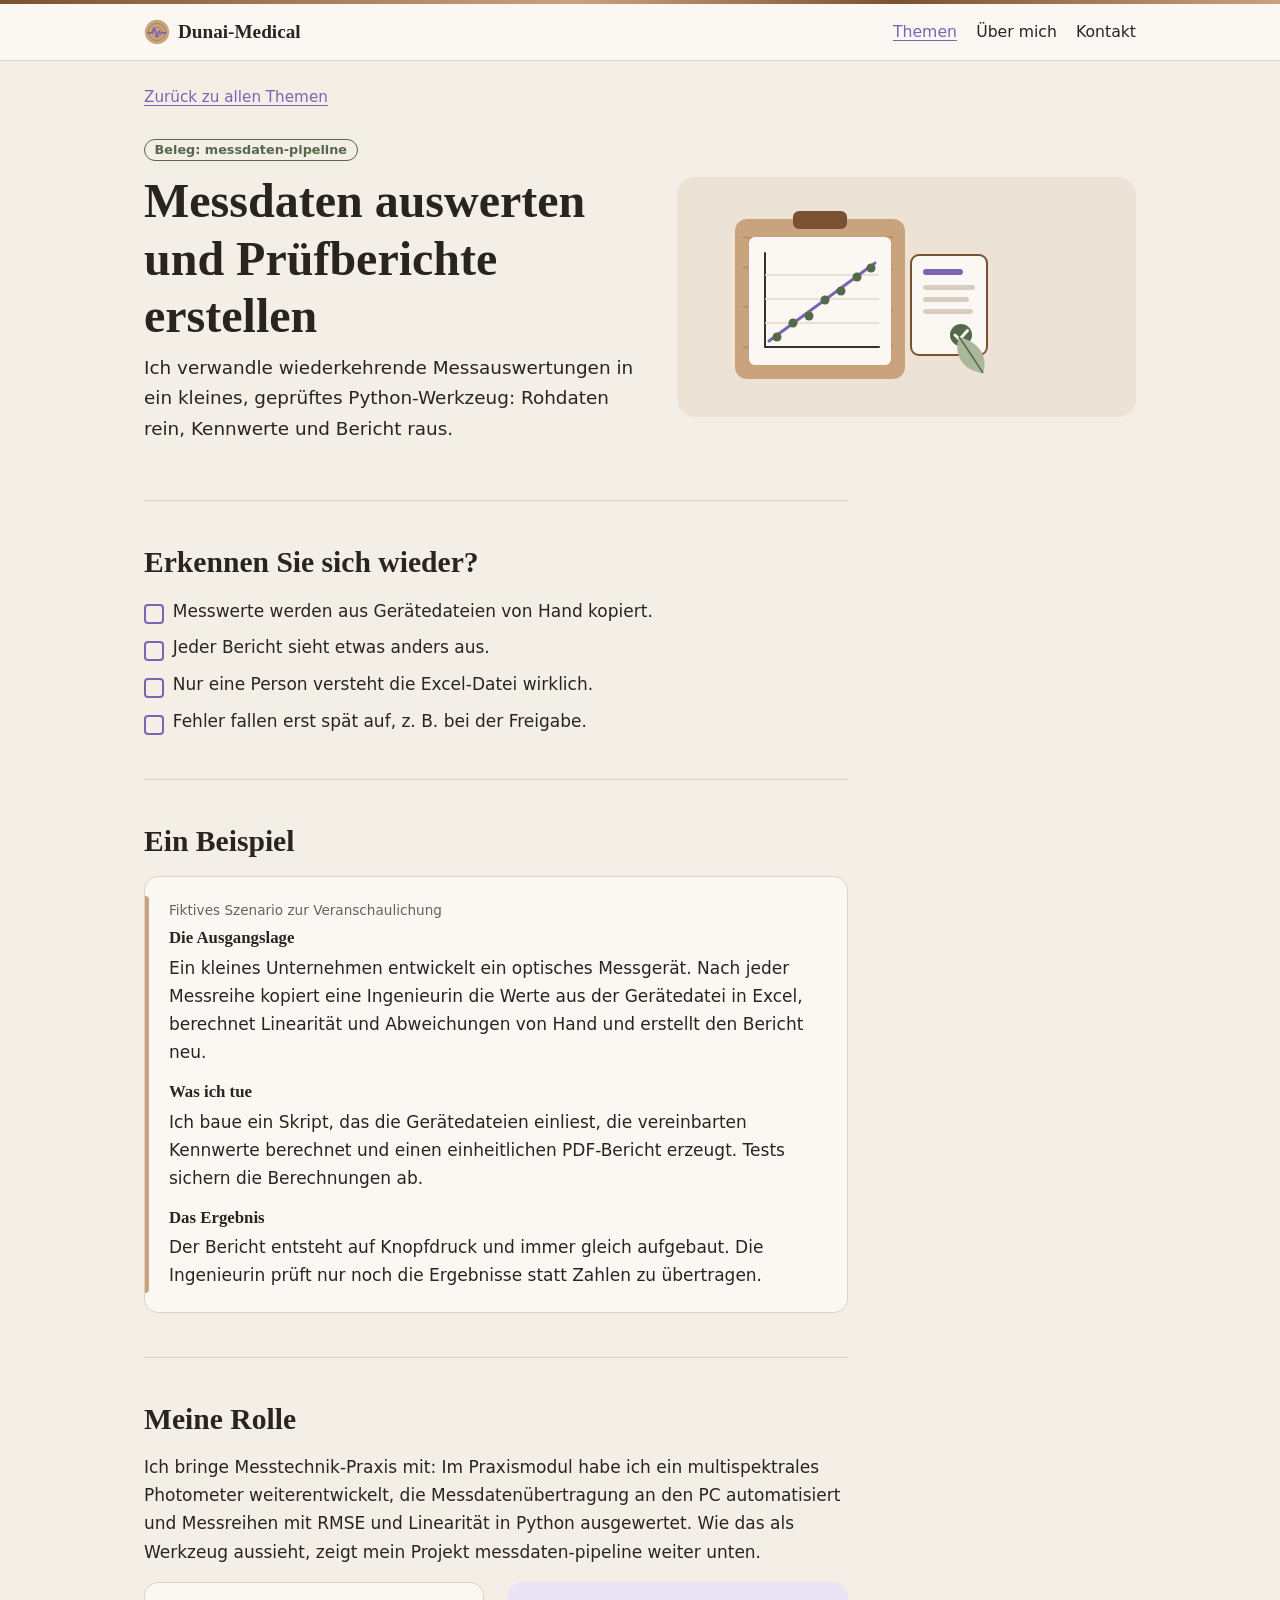
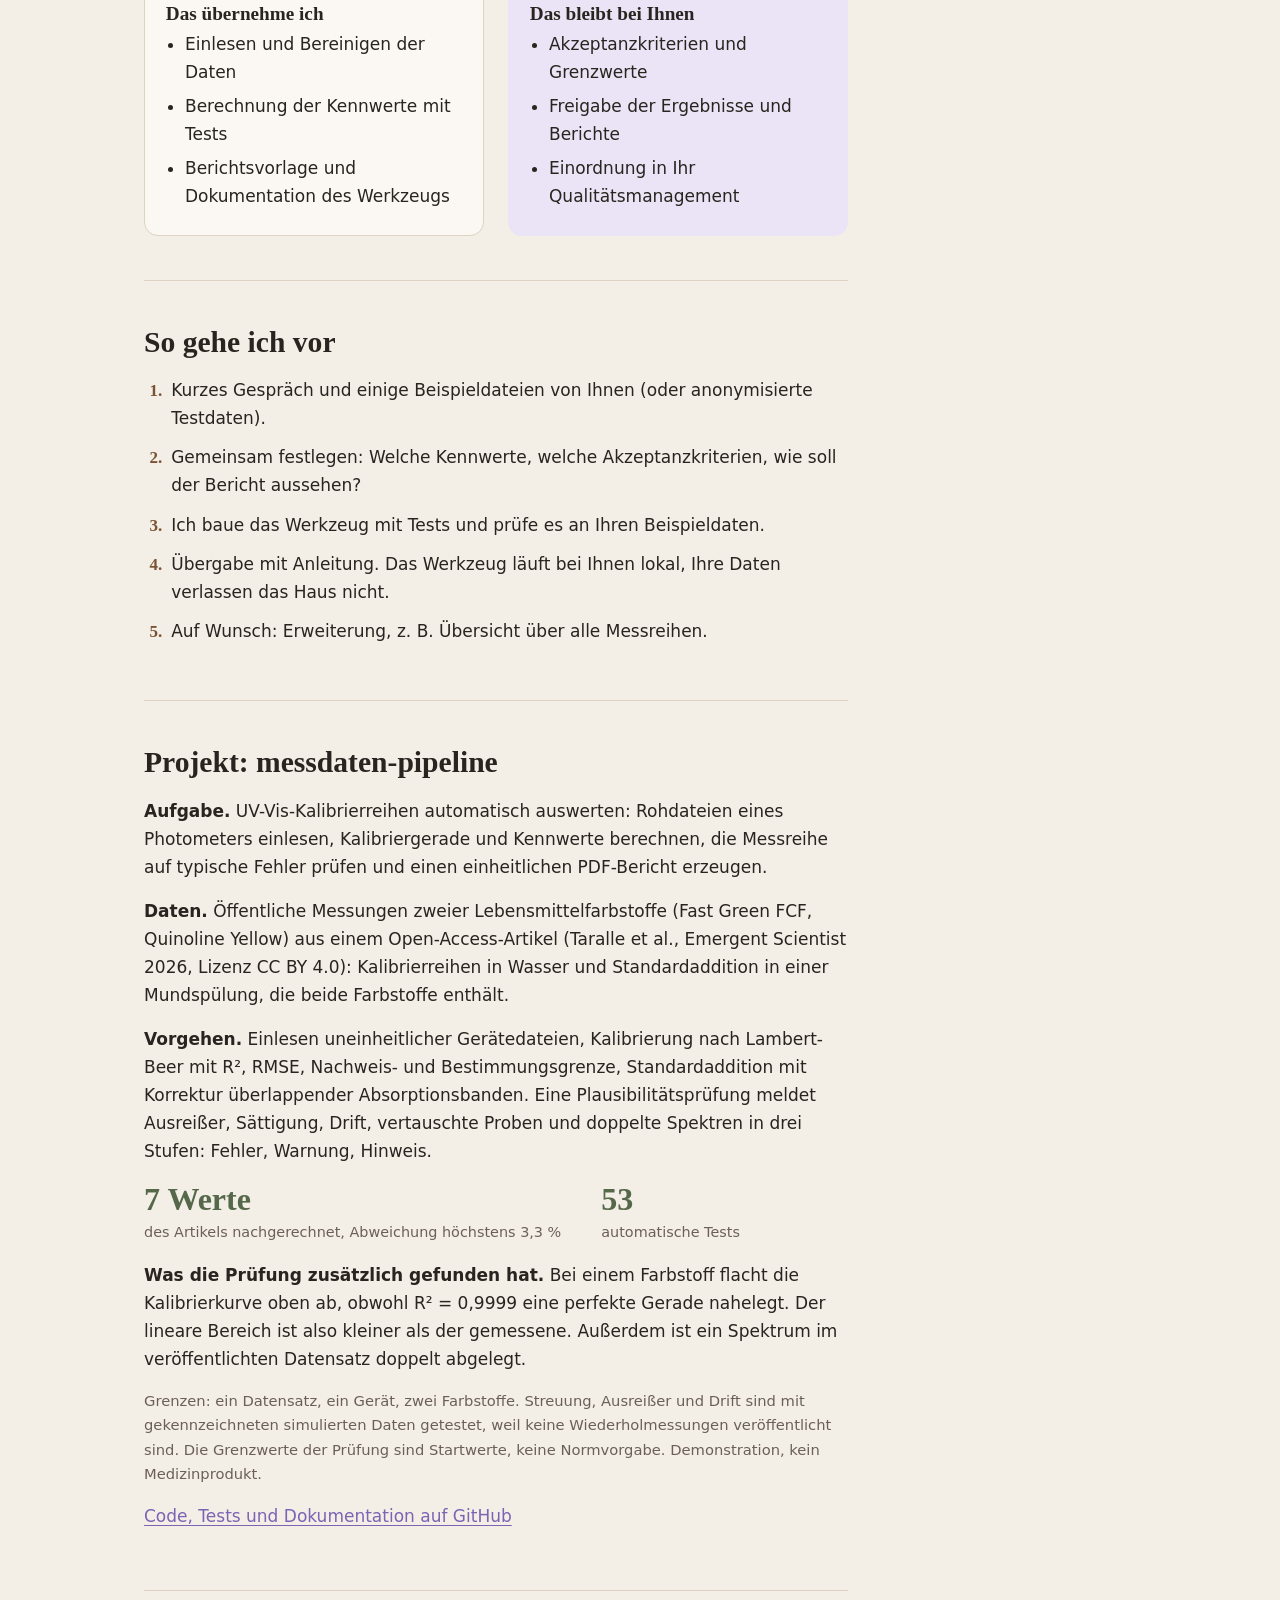
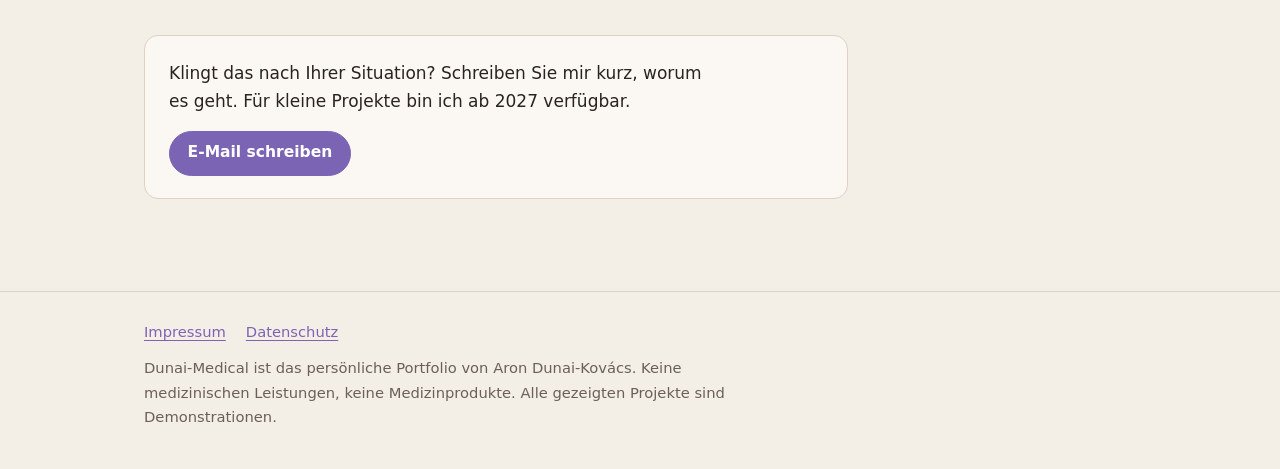
<file: messdaten.html>
<!doctype html>
<html lang="de">
<head>
<meta charset="utf-8">
<meta name="viewport" content="width=device-width, initial-scale=1">
<title>Messdaten auswerten und Prüfberichte erstellen – Dunai-Medical</title>
<meta name="description" content="Ich verwandle wiederkehrende Messauswertungen in ein kleines, geprüftes Python-Werkzeug: Rohdaten rein, Kennwerte und Bericht raus.">
<link rel="icon" href="logo.svg" type="image/svg+xml">
<link rel="stylesheet" href="style.css">
</head>
<body>
<header class="topbar">
  <div class="wrap">
    <a class="brand" href="index.html"><img src="logo.svg" alt="" width="26" height="26">Dunai-Medical</a>
    <nav class="nav" aria-label="Hauptnavigation"><a href="index.html#themen" aria-current="page">Themen</a><a href="ueber-mich.html">Über mich</a><a href="index.html#kontakt">Kontakt</a></nav>
  </div>
</header>
<main>
<div class="wrap narrow">
  <a class="back" href="index.html#themen">Zurück zu allen Themen</a>
</div>
<div class="wrap">
  <div class="topic-hero">
    <div>
      <span class="status done">Beleg: messdaten-pipeline</span>
      <h1 style="margin-top:.6rem">Messdaten auswerten und Prüfberichte erstellen</h1>
      <p class="lead">Ich verwandle wiederkehrende Messauswertungen in ein kleines, geprüftes Python-Werkzeug: Rohdaten rein, Kennwerte und Bericht raus.</p>
    </div>
    <div class="art"><img src="messdaten.svg" alt="" width="320" height="200"></div>
  </div>
</div>
<div class="wrap narrow">
  <section class="block">
    <h2>Erkennen Sie sich wieder?</h2>
    <ul class="signs"><li>Messwerte werden aus Gerätedateien von Hand kopiert.</li><li>Jeder Bericht sieht etwas anders aus.</li><li>Nur eine Person versteht die Excel-Datei wirklich.</li><li>Fehler fallen erst spät auf, z. B. bei der Freigabe.</li></ul>
  </section>

  <section class="block">
    <h2>Ein Beispiel</h2>
    <div class="scenario">
      <span class="tag">Fiktives Szenario zur Veranschaulichung</span>
      <h3>Die Ausgangslage</h3><p>Ein kleines Unternehmen entwickelt ein optisches Messgerät. Nach jeder Messreihe kopiert eine Ingenieurin die Werte aus der Gerätedatei in Excel, berechnet Linearität und Abweichungen von Hand und erstellt den Bericht neu.</p>
      <h3>Was ich tue</h3><p>Ich baue ein Skript, das die Gerätedateien einliest, die vereinbarten Kennwerte berechnet und einen einheitlichen PDF-Bericht erzeugt. Tests sichern die Berechnungen ab.</p>
      <h3>Das Ergebnis</h3><p style="margin:0">Der Bericht entsteht auf Knopfdruck und immer gleich aufgebaut. Die Ingenieurin prüft nur noch die Ergebnisse statt Zahlen zu übertragen.</p>
    </div>
  </section>

  <section class="block">
    <h2>Meine Rolle</h2>
    <p>Ich bringe Messtechnik-Praxis mit: Im Praxismodul habe ich ein multispektrales Photometer weiterentwickelt, die Messdatenübertragung an den PC automatisiert und Messreihen mit RMSE und Linearität in Python ausgewertet. Wie das als Werkzeug aussieht, zeigt mein Projekt messdaten-pipeline weiter unten.</p>
    <div class="split">
      <div class="box"><h3>Das übernehme ich</h3><ul><li>Einlesen und Bereinigen der Daten</li><li>Berechnung der Kennwerte mit Tests</li><li>Berichtsvorlage und Dokumentation des Werkzeugs</li></ul></div>
      <div class="box yours"><h3>Das bleibt bei Ihnen</h3><ul><li>Akzeptanzkriterien und Grenzwerte</li><li>Freigabe der Ergebnisse und Berichte</li><li>Einordnung in Ihr Qualitätsmanagement</li></ul></div>
    </div>
  </section>

  <section class="block">
    <h2>So gehe ich vor</h2>
    <ol class="steps"><li>Kurzes Gespräch und einige Beispieldateien von Ihnen (oder anonymisierte Testdaten).</li><li>Gemeinsam festlegen: Welche Kennwerte, welche Akzeptanzkriterien, wie soll der Bericht aussehen?</li><li>Ich baue das Werkzeug mit Tests und prüfe es an Ihren Beispieldaten.</li><li>Übergabe mit Anleitung. Das Werkzeug läuft bei Ihnen lokal, Ihre Daten verlassen das Haus nicht.</li><li>Auf Wunsch: Erweiterung, z. B. Übersicht über alle Messreihen.</li></ol>
  </section>

    <section class="block">
      <h2>Projekt: messdaten-pipeline</h2>
      <p><strong>Aufgabe.</strong> UV-Vis-Kalibrierreihen automatisch auswerten: Rohdateien eines Photometers einlesen, Kalibriergerade und Kennwerte berechnen, die Messreihe auf typische Fehler prüfen und einen einheitlichen PDF-Bericht erzeugen.</p>
      <p><strong>Daten.</strong> Öffentliche Messungen zweier Lebensmittelfarbstoffe (Fast Green FCF, Quinoline Yellow) aus einem Open-Access-Artikel (Taralle et al., Emergent Scientist 2026, Lizenz CC BY 4.0): Kalibrierreihen in Wasser und Standardaddition in einer Mundspülung, die beide Farbstoffe enthält.</p>
      <p><strong>Vorgehen.</strong> Einlesen uneinheitlicher Gerätedateien, Kalibrierung nach Lambert-Beer mit R², RMSE, Nachweis- und Bestimmungsgrenze, Standardaddition mit Korrektur überlappender Absorptionsbanden. Eine Plausibilitätsprüfung meldet Ausreißer, Sättigung, Drift, vertauschte Proben und doppelte Spektren in drei Stufen: Fehler, Warnung, Hinweis.</p>
      <div class="figures">
        <div><strong>7&nbsp;Werte</strong><span>des Artikels nachgerechnet, Abweichung höchstens 3,3&nbsp;%</span></div>
        <div><strong>53</strong><span>automatische Tests</span></div>
      </div>
      <p><strong>Was die Prüfung zusätzlich gefunden hat.</strong> Bei einem Farbstoff flacht die Kalibrierkurve oben ab, obwohl R² = 0,9999 eine perfekte Gerade nahelegt. Der lineare Bereich ist also kleiner als der gemessene. Außerdem ist ein Spektrum im veröffentlichten Datensatz doppelt abgelegt.</p>
      <p class="note">Grenzen: ein Datensatz, ein Gerät, zwei Farbstoffe. Streuung, Ausreißer und Drift sind mit gekennzeichneten simulierten Daten getestet, weil keine Wiederholmessungen veröffentlicht sind. Die Grenzwerte der Prüfung sind Startwerte, keine Normvorgabe. Demonstration, kein Medizinprodukt.</p>
      <p><a href="https://github.com/dunai-medical/messdaten-pipeline">Code, Tests und Dokumentation auf GitHub</a></p>
    </section>
  <section class="block">
    <div class="cta">
      <p>Klingt das nach Ihrer Situation? Schreiben Sie mir kurz, worum es geht. Für kleine Projekte bin ich ab 2027 verfügbar.</p>
      <a class="btn primary" href="mailto:dkaron50@gmail.com?subject=Anfrage:%20Messdaten%20auswerten%20und%20Prüfberichte%20erstellen">E-Mail schreiben</a>
    </div>
  </section>
</div>
</main>
<footer>
  <div class="wrap">
    <nav><a href="impressum.html">Impressum</a><a href="datenschutz.html">Datenschutz</a></nav>
    <p>Dunai-Medical ist das persönliche Portfolio von Aron Dunai-Kovács. Keine medizinischen Leistungen, keine Medizinprodukte. Alle gezeigten Projekte sind Demonstrationen.</p>
  </div>
</footer>
</body>
</html>
</file>
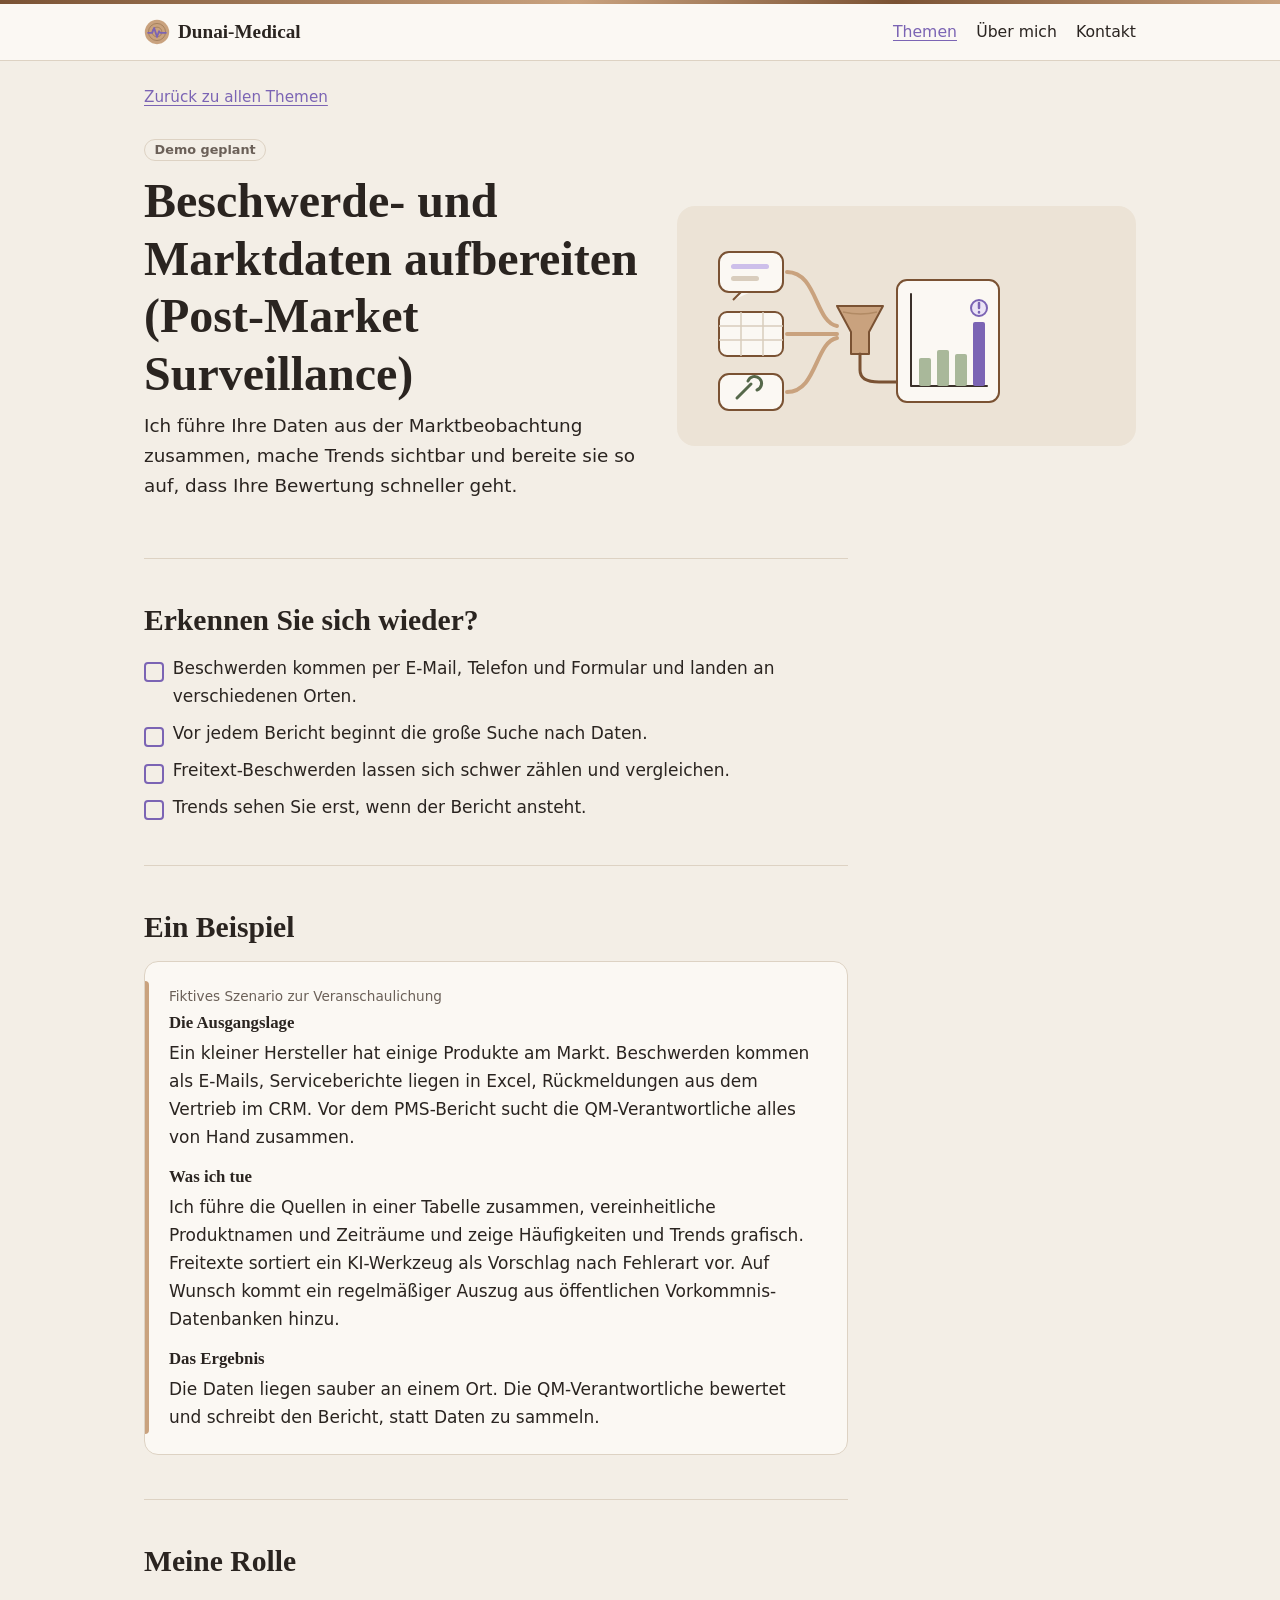
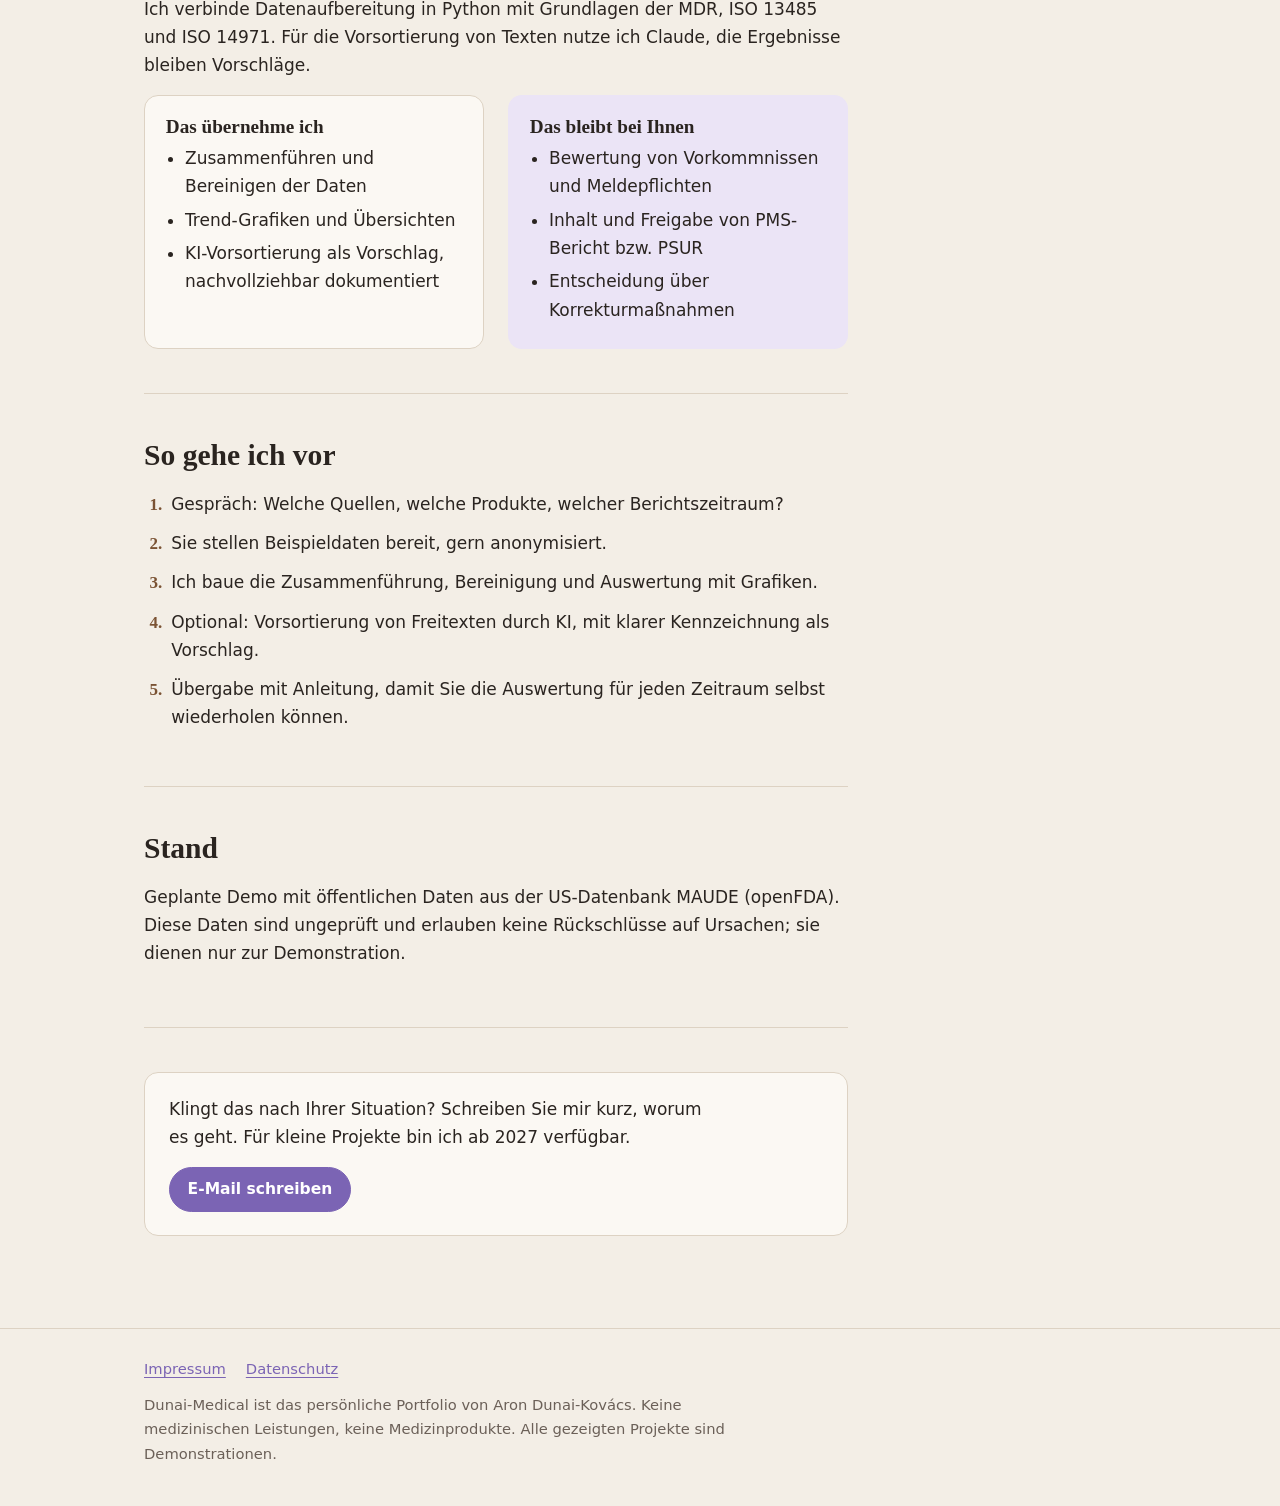
<file: pms.html>
<!doctype html>
<html lang="de">
<head>
<meta charset="utf-8">
<meta name="viewport" content="width=device-width, initial-scale=1">
<title>Beschwerde- und Marktdaten aufbereiten (Post-Market Surveillance) – Dunai-Medical</title>
<meta name="description" content="Ich führe Ihre Daten aus der Marktbeobachtung zusammen, mache Trends sichtbar und bereite sie so auf, dass Ihre Bewertung schneller geht.">
<link rel="icon" href="logo.svg" type="image/svg+xml">
<link rel="stylesheet" href="style.css">
</head>
<body>
<header class="topbar">
  <div class="wrap">
    <a class="brand" href="index.html"><img src="logo.svg" alt="" width="26" height="26">Dunai-Medical</a>
    <nav class="nav" aria-label="Hauptnavigation"><a href="index.html#themen" aria-current="page">Themen</a><a href="ueber-mich.html">Über mich</a><a href="index.html#kontakt">Kontakt</a></nav>
  </div>
</header>
<main>
<div class="wrap narrow">
  <a class="back" href="index.html#themen">Zurück zu allen Themen</a>
</div>
<div class="wrap">
  <div class="topic-hero">
    <div>
      <span class="status plan">Demo geplant</span>
      <h1 style="margin-top:.6rem">Beschwerde- und Marktdaten aufbereiten (Post-Market Surveillance)</h1>
      <p class="lead">Ich führe Ihre Daten aus der Marktbeobachtung zusammen, mache Trends sichtbar und bereite sie so auf, dass Ihre Bewertung schneller geht.</p>
    </div>
    <div class="art"><img src="pms.svg" alt="" width="320" height="200"></div>
  </div>
</div>
<div class="wrap narrow">
  <section class="block">
    <h2>Erkennen Sie sich wieder?</h2>
    <ul class="signs"><li>Beschwerden kommen per E-Mail, Telefon und Formular und landen an verschiedenen Orten.</li><li>Vor jedem Bericht beginnt die große Suche nach Daten.</li><li>Freitext-Beschwerden lassen sich schwer zählen und vergleichen.</li><li>Trends sehen Sie erst, wenn der Bericht ansteht.</li></ul>
  </section>

  <section class="block">
    <h2>Ein Beispiel</h2>
    <div class="scenario">
      <span class="tag">Fiktives Szenario zur Veranschaulichung</span>
      <h3>Die Ausgangslage</h3><p>Ein kleiner Hersteller hat einige Produkte am Markt. Beschwerden kommen als E-Mails, Serviceberichte liegen in Excel, Rückmeldungen aus dem Vertrieb im CRM. Vor dem PMS-Bericht sucht die QM-Verantwortliche alles von Hand zusammen.</p>
      <h3>Was ich tue</h3><p>Ich führe die Quellen in einer Tabelle zusammen, vereinheitliche Produktnamen und Zeiträume und zeige Häufigkeiten und Trends grafisch. Freitexte sortiert ein KI-Werkzeug als Vorschlag nach Fehlerart vor. Auf Wunsch kommt ein regelmäßiger Auszug aus öffentlichen Vorkommnis-Datenbanken hinzu.</p>
      <h3>Das Ergebnis</h3><p style="margin:0">Die Daten liegen sauber an einem Ort. Die QM-Verantwortliche bewertet und schreibt den Bericht, statt Daten zu sammeln.</p>
    </div>
  </section>

  <section class="block">
    <h2>Meine Rolle</h2>
    <p>Ich verbinde Datenaufbereitung in Python mit Grundlagen der MDR, ISO 13485 und ISO 14971. Für die Vorsortierung von Texten nutze ich Claude, die Ergebnisse bleiben Vorschläge.</p>
    <div class="split">
      <div class="box"><h3>Das übernehme ich</h3><ul><li>Zusammenführen und Bereinigen der Daten</li><li>Trend-Grafiken und Übersichten</li><li>KI-Vorsortierung als Vorschlag, nachvollziehbar dokumentiert</li></ul></div>
      <div class="box yours"><h3>Das bleibt bei Ihnen</h3><ul><li>Bewertung von Vorkommnissen und Meldepflichten</li><li>Inhalt und Freigabe von PMS-Bericht bzw. PSUR</li><li>Entscheidung über Korrekturmaßnahmen</li></ul></div>
    </div>
  </section>

  <section class="block">
    <h2>So gehe ich vor</h2>
    <ol class="steps"><li>Gespräch: Welche Quellen, welche Produkte, welcher Berichtszeitraum?</li><li>Sie stellen Beispieldaten bereit, gern anonymisiert.</li><li>Ich baue die Zusammenführung, Bereinigung und Auswertung mit Grafiken.</li><li>Optional: Vorsortierung von Freitexten durch KI, mit klarer Kennzeichnung als Vorschlag.</li><li>Übergabe mit Anleitung, damit Sie die Auswertung für jeden Zeitraum selbst wiederholen können.</li></ol>
  </section>

    <section class="block">
      <h2>Stand</h2>
      <p>Geplante Demo mit öffentlichen Daten aus der US-Datenbank MAUDE (openFDA). Diese Daten sind ungeprüft und erlauben keine Rückschlüsse auf Ursachen; sie dienen nur zur Demonstration.</p>
    </section>
  <section class="block">
    <div class="cta">
      <p>Klingt das nach Ihrer Situation? Schreiben Sie mir kurz, worum es geht. Für kleine Projekte bin ich ab 2027 verfügbar.</p>
      <a class="btn primary" href="mailto:dkaron50@gmail.com?subject=Anfrage:%20Beschwerde-%20und%20Marktdaten%20aufbereiten">E-Mail schreiben</a>
    </div>
  </section>
</div>
</main>
<footer>
  <div class="wrap">
    <nav><a href="impressum.html">Impressum</a><a href="datenschutz.html">Datenschutz</a></nav>
    <p>Dunai-Medical ist das persönliche Portfolio von Aron Dunai-Kovács. Keine medizinischen Leistungen, keine Medizinprodukte. Alle gezeigten Projekte sind Demonstrationen.</p>
  </div>
</footer>
</body>
</html>
</file>
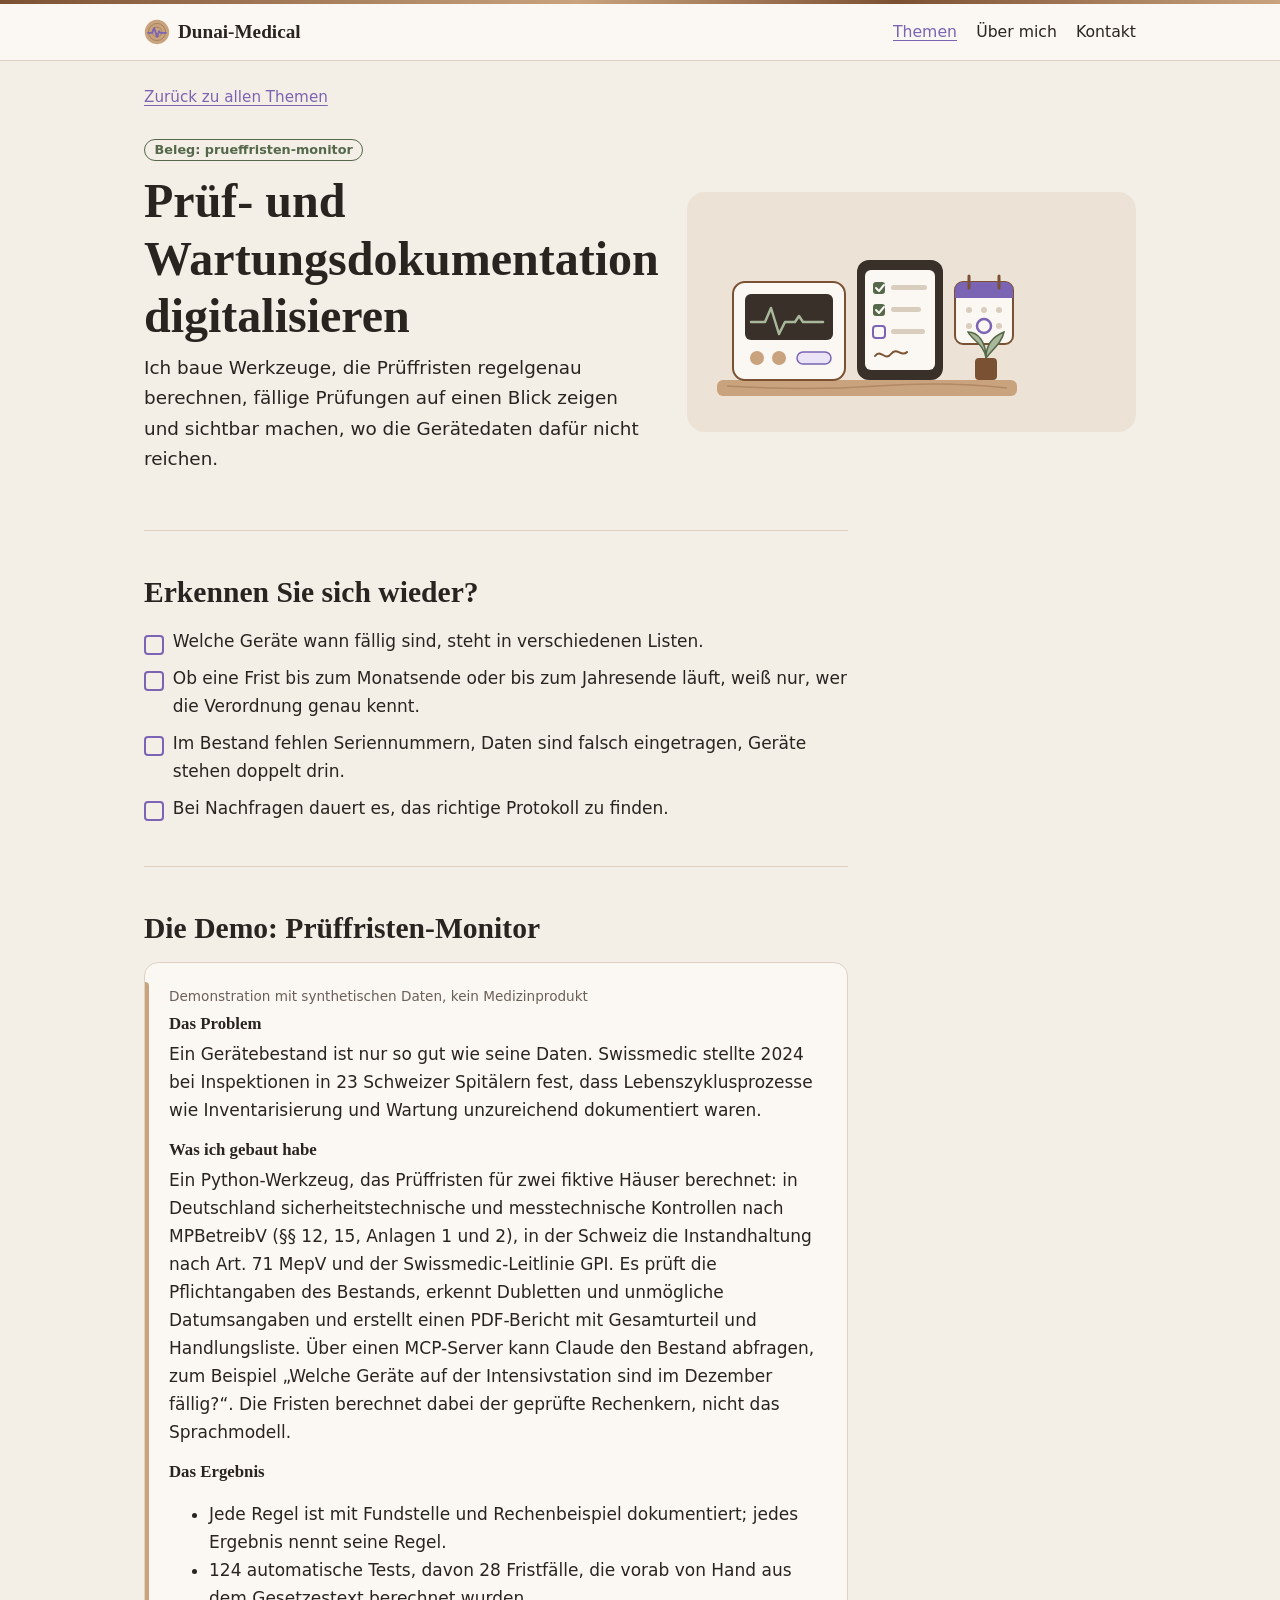
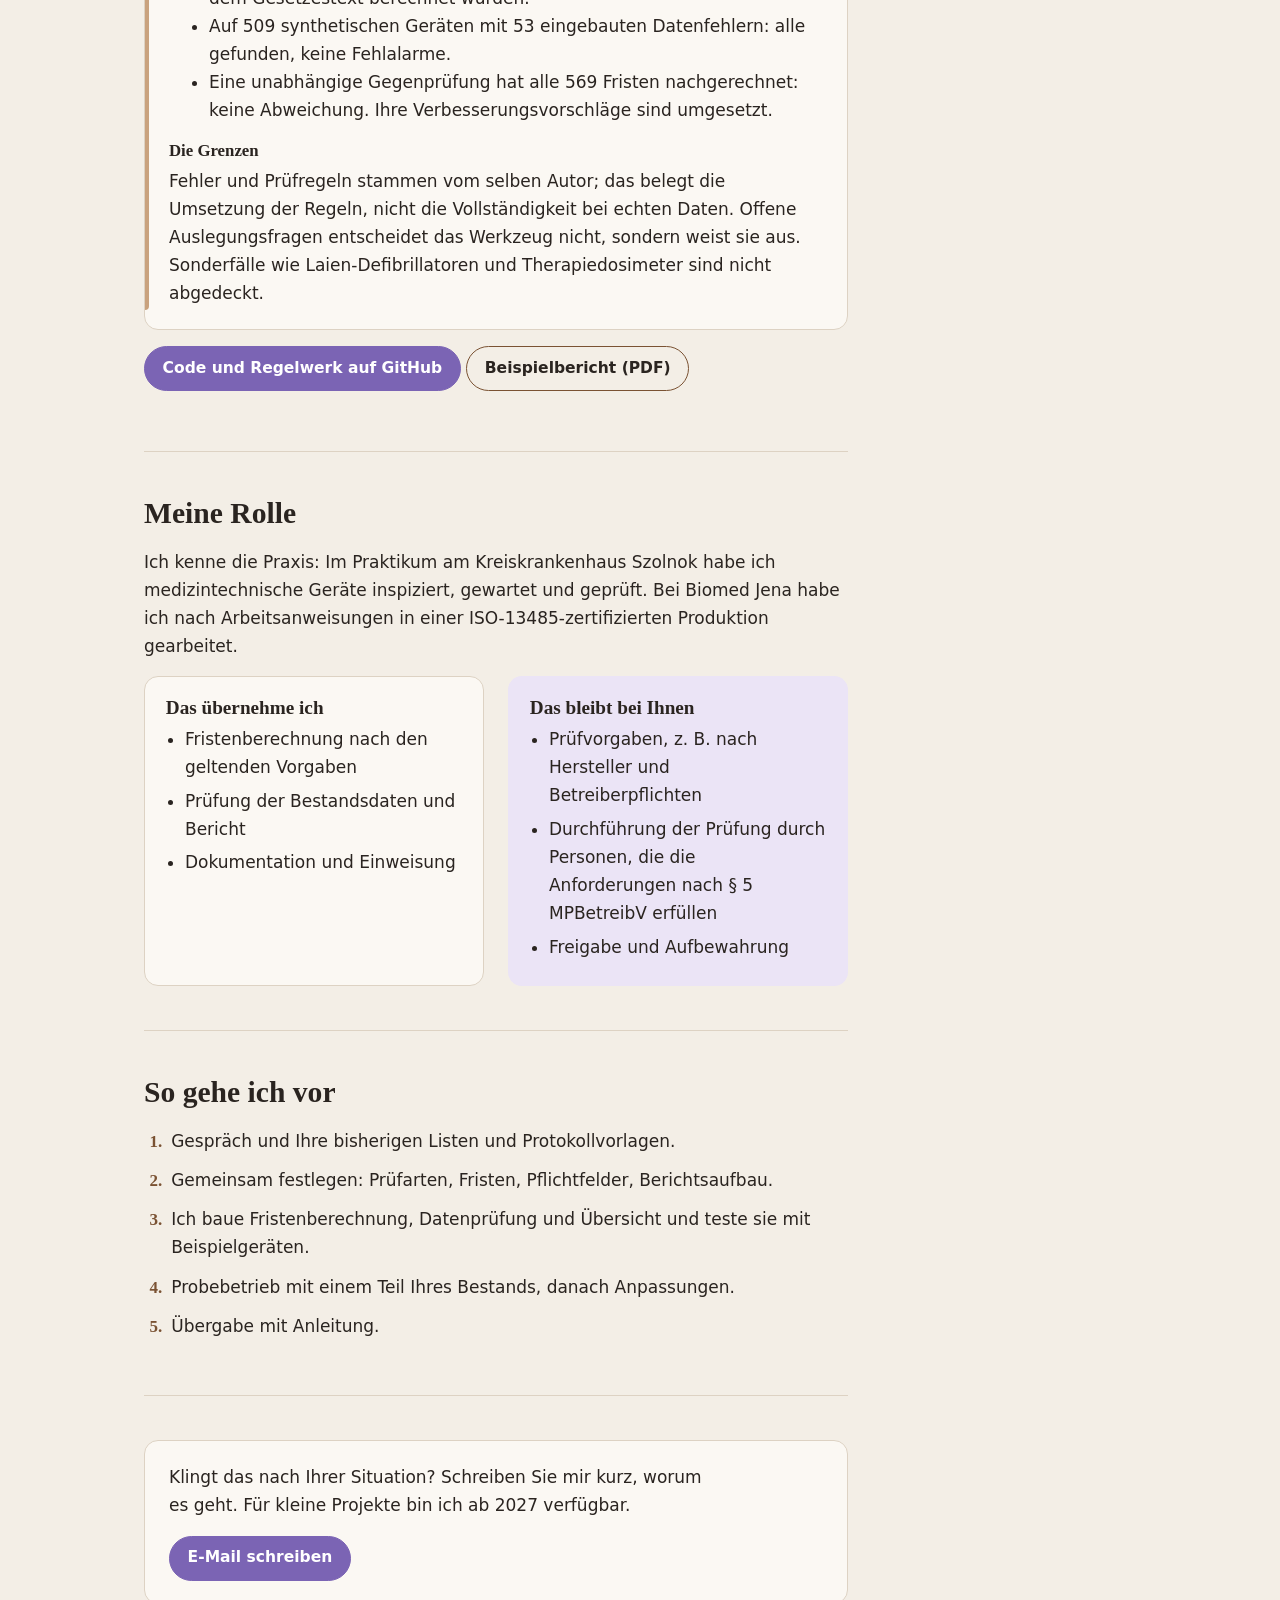
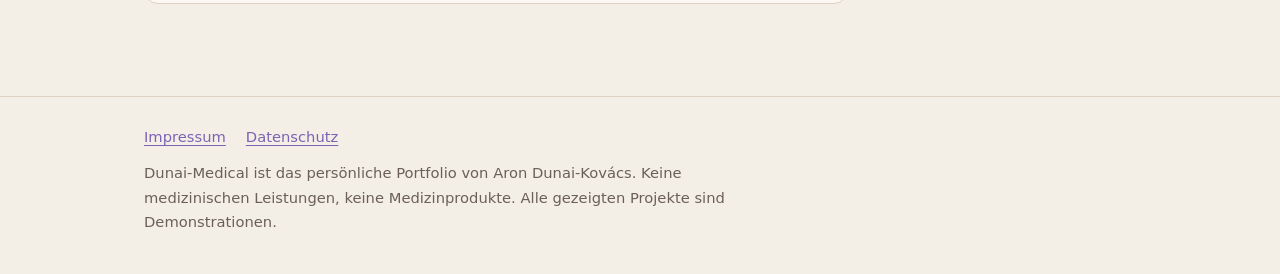
<file: pruefung.html>
<!doctype html>
<html lang="de">
<head>
<meta charset="utf-8">
<meta name="viewport" content="width=device-width, initial-scale=1">
<title>Prüf- und Wartungsdokumentation digitalisieren – Dunai-Medical</title>
<meta name="description" content="Prüffristen nach MPBetreibV und Swissmedic-Leitlinie regelgenau berechnen, Bestandsdaten prüfen und fällige Prüfungen auf einen Blick sehen – mit Demo „Prüffristen-Monitor“.">
<link rel="icon" href="logo.svg" type="image/svg+xml">
<link rel="stylesheet" href="style.css">
</head>
<body>
<header class="topbar">
<div class="wrap">
<a class="brand" href="index.html"><img src="logo.svg" alt="" width="26" height="26">Dunai-Medical</a>
<nav class="nav" aria-label="Hauptnavigation"><a href="index.html#themen" aria-current="page">Themen</a><a href="ueber-mich.html">Über mich</a><a href="index.html#kontakt">Kontakt</a></nav>
</div>
</header>
<main>
<div class="wrap narrow">
<a class="back" href="index.html#themen">Zurück zu allen Themen</a>
</div>
<div class="wrap">
<div class="topic-hero">
<div>
<span class="status done">Beleg: prueffristen-monitor</span>
<h1 style="margin-top:.6rem">Prüf- und Wartungsdokumentation digitalisieren</h1>
<p class="lead">Ich baue Werkzeuge, die Prüffristen regelgenau berechnen, fällige Prüfungen auf einen Blick zeigen und sichtbar machen, wo die Gerätedaten dafür nicht reichen.</p>
</div>
<div class="art"><img src="pruefung.svg" alt="" width="320" height="200"></div>
</div>
</div>
<div class="wrap narrow">
<section class="block">
<h2>Erkennen Sie sich wieder?</h2>
<ul class="signs"><li>Welche Geräte wann fällig sind, steht in verschiedenen Listen.</li><li>Ob eine Frist bis zum Monatsende oder bis zum Jahresende läuft, weiß nur, wer die Verordnung genau kennt.</li><li>Im Bestand fehlen Seriennummern, Daten sind falsch eingetragen, Geräte stehen doppelt drin.</li><li>Bei Nachfragen dauert es, das richtige Protokoll zu finden.</li></ul>
</section>

<section class="block">
<h2>Die Demo: Prüffristen-Monitor</h2>
<div class="scenario">
<span class="tag">Demonstration mit synthetischen Daten, kein Medizinprodukt</span>
<h3>Das Problem</h3><p>Ein Gerätebestand ist nur so gut wie seine Daten. Swissmedic stellte 2024 bei Inspektionen in 23 Schweizer Spitälern fest, dass Lebenszyklusprozesse wie Inventarisierung und Wartung unzureichend dokumentiert waren.</p>
<h3>Was ich gebaut habe</h3><p>Ein Python-Werkzeug, das Prüffristen für zwei fiktive Häuser berechnet: in Deutschland sicherheitstechnische und messtechnische Kontrollen nach MPBetreibV (§§ 12, 15, Anlagen 1 und 2), in der Schweiz die Instandhaltung nach Art. 71 MepV und der Swissmedic-Leitlinie GPI. Es prüft die Pflichtangaben des Bestands, erkennt Dubletten und unmögliche Datumsangaben und erstellt einen PDF-Bericht mit Gesamturteil und Handlungsliste. Über einen MCP-Server kann Claude den Bestand abfragen, zum Beispiel „Welche Geräte auf der Intensivstation sind im Dezember fällig?“. Die Fristen berechnet dabei der geprüfte Rechenkern, nicht das Sprachmodell.</p>
<h3>Das Ergebnis</h3><ul><li>Jede Regel ist mit Fundstelle und Rechenbeispiel dokumentiert; jedes Ergebnis nennt seine Regel.</li><li>124 automatische Tests, davon 28 Fristfälle, die vorab von Hand aus dem Gesetzestext berechnet wurden.</li><li>Auf 509 synthetischen Geräten mit 53 eingebauten Datenfehlern: alle gefunden, keine Fehlalarme.</li><li>Eine unabhängige Gegenprüfung hat alle 569 Fristen nachgerechnet: keine Abweichung. Ihre Verbesserungsvorschläge sind umgesetzt.</li></ul>
<h3>Die Grenzen</h3><p style="margin:0">Fehler und Prüfregeln stammen vom selben Autor; das belegt die Umsetzung der Regeln, nicht die Vollständigkeit bei echten Daten. Offene Auslegungsfragen entscheidet das Werkzeug nicht, sondern weist sie aus. Sonderfälle wie Laien-Defibrillatoren und Therapiedosimeter sind nicht abgedeckt.</p>
</div>
<p style="margin-top:1rem"><a class="btn primary" href="https://github.com/dunai-medical/prueffristen-monitor">Code und Regelwerk auf GitHub</a> <a class="btn" href="https://github.com/dunai-medical/prueffristen-monitor/blob/main/beispiele/bericht_de_beispiel.pdf">Beispielbericht (PDF)</a></p>
</section>

<section class="block">
<h2>Meine Rolle</h2>
<p>Ich kenne die Praxis: Im Praktikum am Kreiskrankenhaus Szolnok habe ich medizintechnische Geräte inspiziert, gewartet und geprüft. Bei Biomed Jena habe ich nach Arbeitsanweisungen in einer ISO-13485-zertifizierten Produktion gearbeitet.</p>
<div class="split">
<div class="box"><h3>Das übernehme ich</h3><ul><li>Fristenberechnung nach den geltenden Vorgaben</li><li>Prüfung der Bestandsdaten und Bericht</li><li>Dokumentation und Einweisung</li></ul></div>
<div class="box yours"><h3>Das bleibt bei Ihnen</h3><ul><li>Prüfvorgaben, z. B. nach Hersteller und Betreiberpflichten</li><li>Durchführung der Prüfung durch Personen, die die Anforderungen nach § 5 MPBetreibV erfüllen</li><li>Freigabe und Aufbewahrung</li></ul></div>
</div>
</section>

<section class="block">
<h2>So gehe ich vor</h2>
<ol class="steps"><li>Gespräch und Ihre bisherigen Listen und Protokollvorlagen.</li><li>Gemeinsam festlegen: Prüfarten, Fristen, Pflichtfelder, Berichtsaufbau.</li><li>Ich baue Fristenberechnung, Datenprüfung und Übersicht und teste sie mit Beispielgeräten.</li><li>Probebetrieb mit einem Teil Ihres Bestands, danach Anpassungen.</li><li>Übergabe mit Anleitung.</li></ol>
</section>

<section class="block">
<div class="cta">
<p>Klingt das nach Ihrer Situation? Schreiben Sie mir kurz, worum es geht. Für kleine Projekte bin ich ab 2027 verfügbar.</p>
<a class="btn primary" href="mailto:dkaron50@gmail.com?subject=Anfrage:%20Prüf-%20und%20Wartungsdokumentation%20digitalisieren">E-Mail schreiben</a>
</div>
</section>
</div>
</main>
<footer>
<div class="wrap">
<nav><a href="impressum.html">Impressum</a><a href="datenschutz.html">Datenschutz</a></nav>
<p>Dunai-Medical ist das persönliche Portfolio von Aron Dunai-Kovács. Keine medizinischen Leistungen, keine Medizinprodukte. Alle gezeigten Projekte sind Demonstrationen.</p>
</div>
</footer>
</body>
</html>
</file>
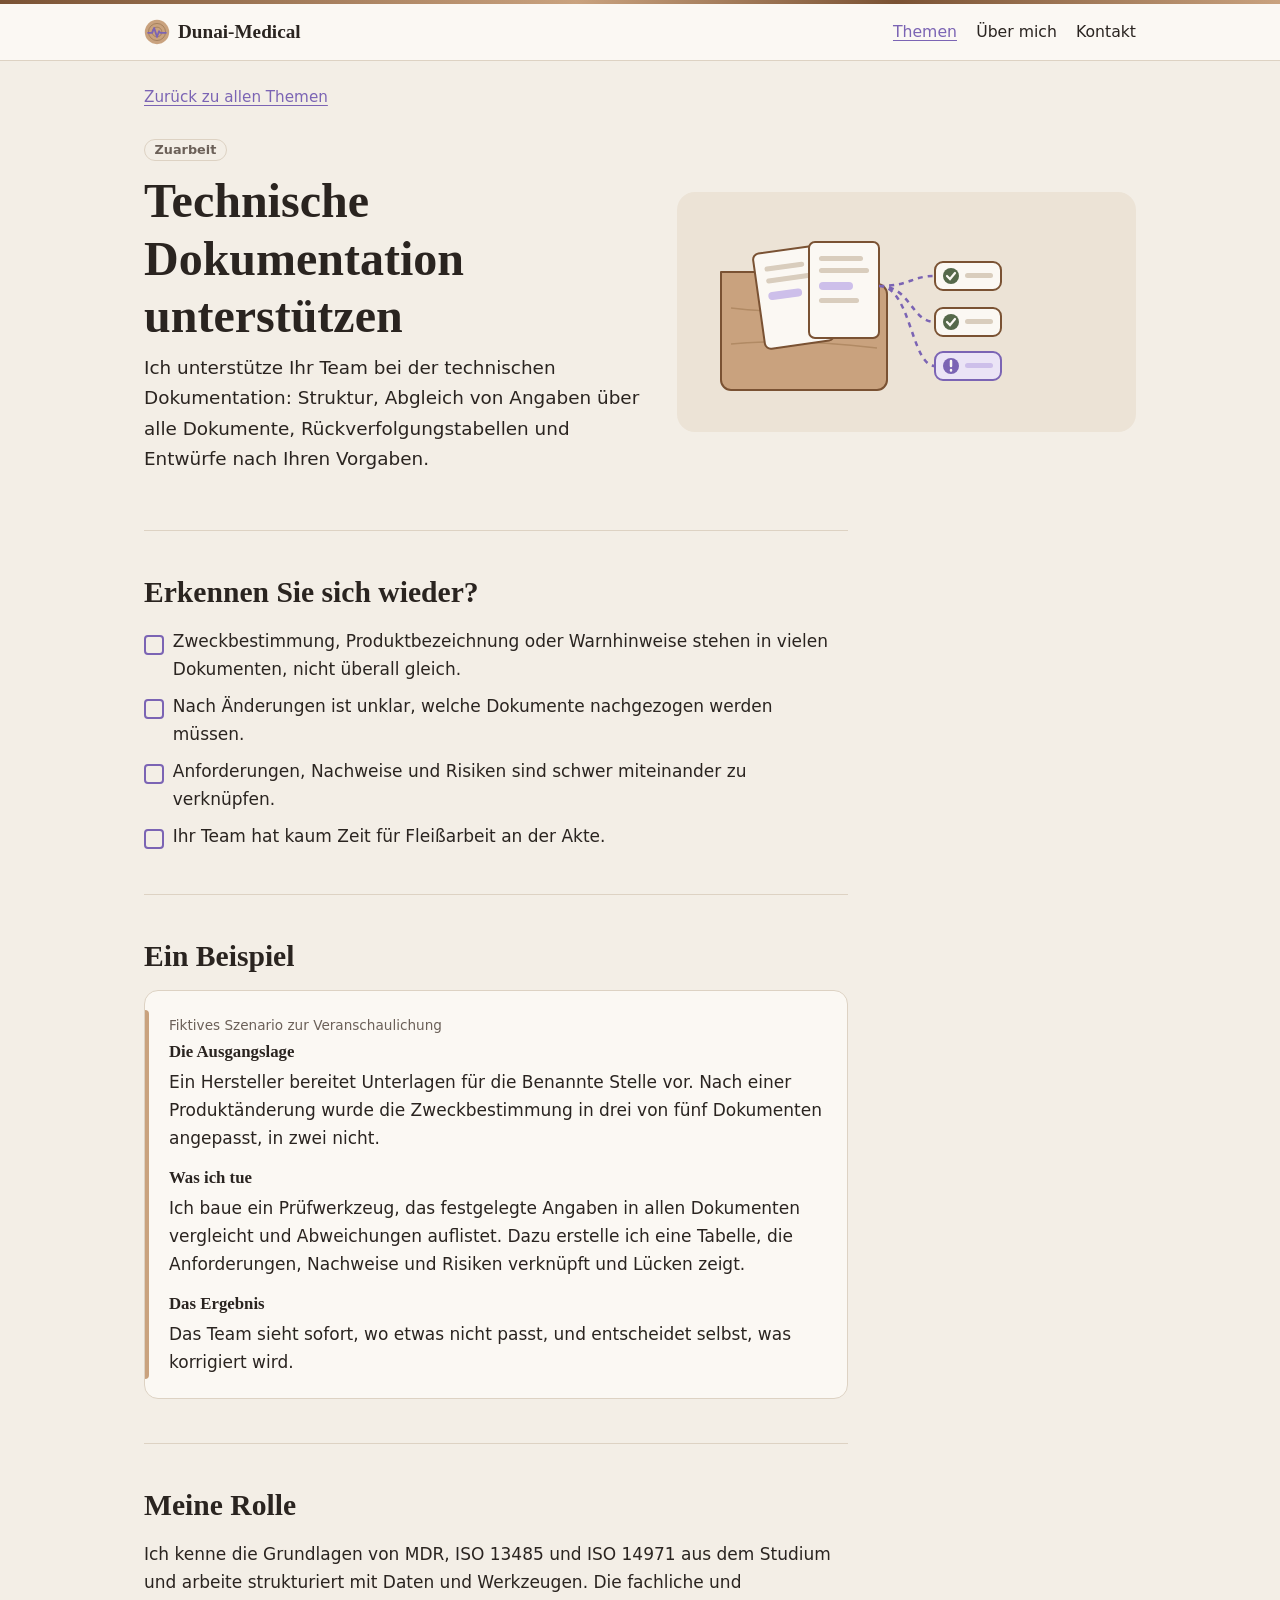
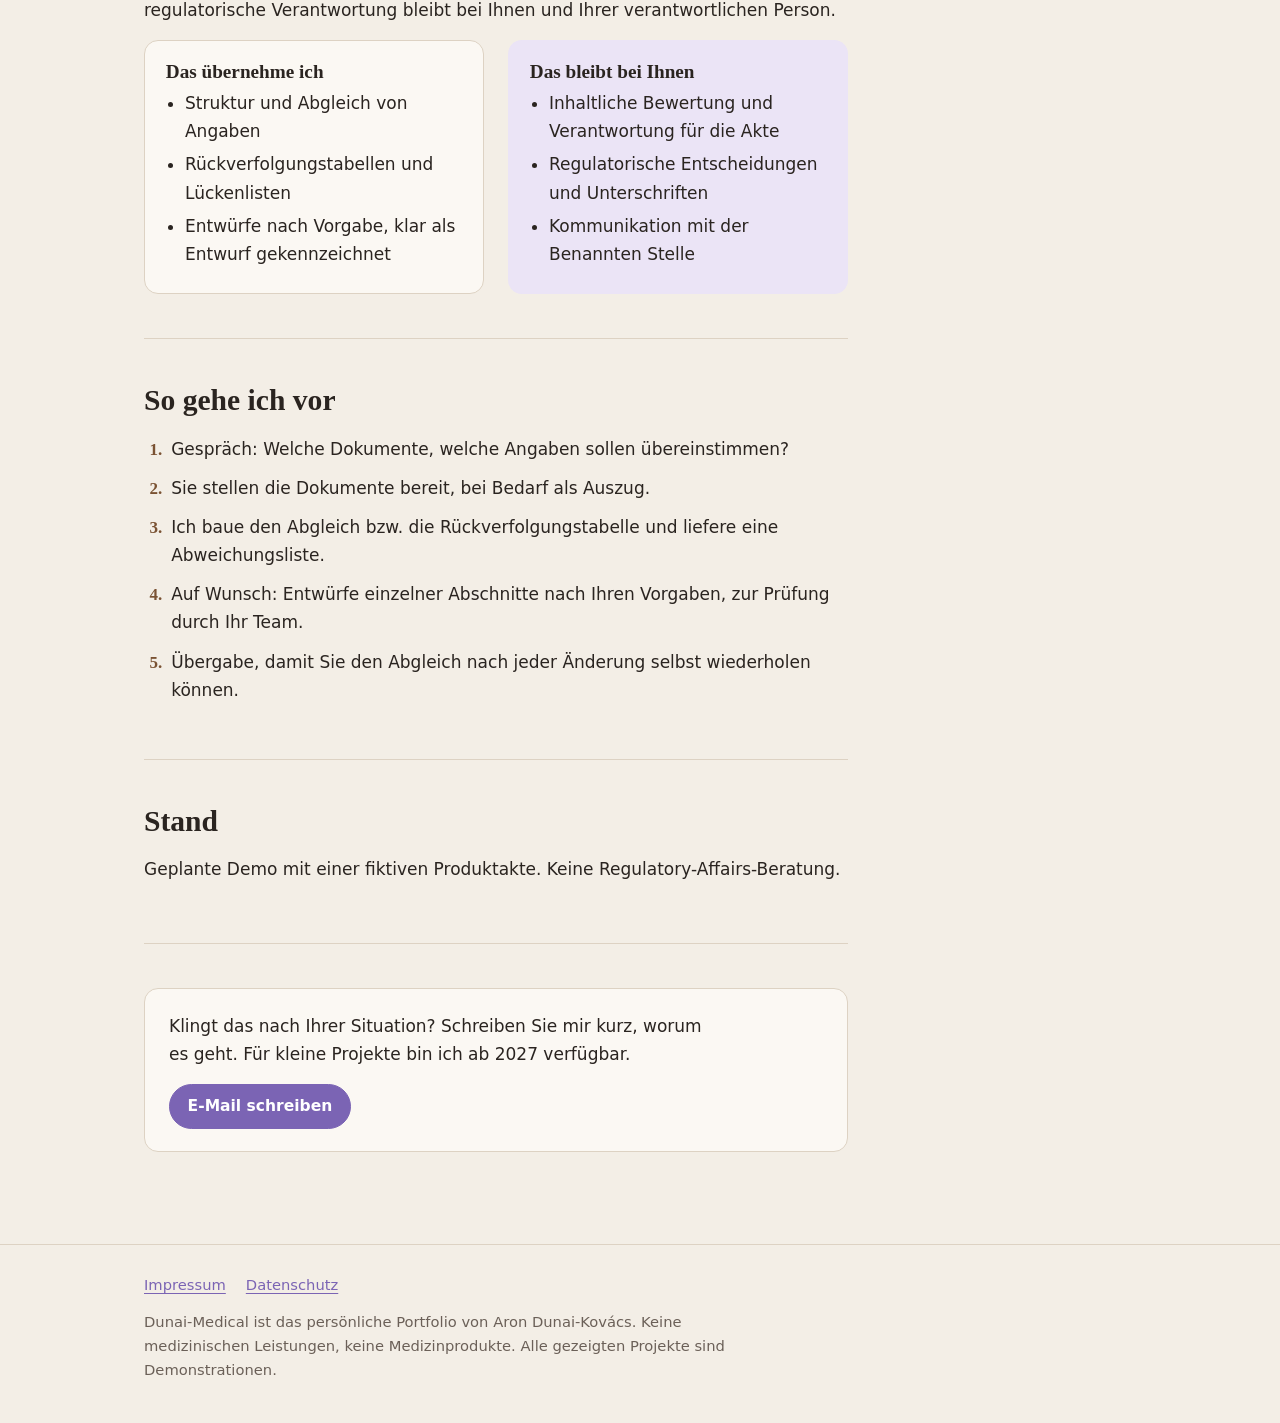
<file: technische-doku.html>
<!doctype html>
<html lang="de">
<head>
<meta charset="utf-8">
<meta name="viewport" content="width=device-width, initial-scale=1">
<title>Technische Dokumentation unterstützen – Dunai-Medical</title>
<meta name="description" content="Ich unterstütze Ihr Team bei der technischen Dokumentation: Struktur, Abgleich von Angaben über alle Dokumente, Rückverfolgungstabellen und Entwürfe nach Ihren Vorgaben.">
<link rel="icon" href="logo.svg" type="image/svg+xml">
<link rel="stylesheet" href="style.css">
</head>
<body>
<header class="topbar">
  <div class="wrap">
    <a class="brand" href="index.html"><img src="logo.svg" alt="" width="26" height="26">Dunai-Medical</a>
    <nav class="nav" aria-label="Hauptnavigation"><a href="index.html#themen" aria-current="page">Themen</a><a href="ueber-mich.html">Über mich</a><a href="index.html#kontakt">Kontakt</a></nav>
  </div>
</header>
<main>
<div class="wrap narrow">
  <a class="back" href="index.html#themen">Zurück zu allen Themen</a>
</div>
<div class="wrap">
  <div class="topic-hero">
    <div>
      <span class="status plan">Zuarbeit</span>
      <h1 style="margin-top:.6rem">Technische Dokumentation unterstützen</h1>
      <p class="lead">Ich unterstütze Ihr Team bei der technischen Dokumentation: Struktur, Abgleich von Angaben über alle Dokumente, Rückverfolgungstabellen und Entwürfe nach Ihren Vorgaben.</p>
    </div>
    <div class="art"><img src="technische-doku.svg" alt="" width="320" height="200"></div>
  </div>
</div>
<div class="wrap narrow">
  <section class="block">
    <h2>Erkennen Sie sich wieder?</h2>
    <ul class="signs"><li>Zweckbestimmung, Produktbezeichnung oder Warnhinweise stehen in vielen Dokumenten, nicht überall gleich.</li><li>Nach Änderungen ist unklar, welche Dokumente nachgezogen werden müssen.</li><li>Anforderungen, Nachweise und Risiken sind schwer miteinander zu verknüpfen.</li><li>Ihr Team hat kaum Zeit für Fleißarbeit an der Akte.</li></ul>
  </section>

  <section class="block">
    <h2>Ein Beispiel</h2>
    <div class="scenario">
      <span class="tag">Fiktives Szenario zur Veranschaulichung</span>
      <h3>Die Ausgangslage</h3><p>Ein Hersteller bereitet Unterlagen für die Benannte Stelle vor. Nach einer Produktänderung wurde die Zweckbestimmung in drei von fünf Dokumenten angepasst, in zwei nicht.</p>
      <h3>Was ich tue</h3><p>Ich baue ein Prüfwerkzeug, das festgelegte Angaben in allen Dokumenten vergleicht und Abweichungen auflistet. Dazu erstelle ich eine Tabelle, die Anforderungen, Nachweise und Risiken verknüpft und Lücken zeigt.</p>
      <h3>Das Ergebnis</h3><p style="margin:0">Das Team sieht sofort, wo etwas nicht passt, und entscheidet selbst, was korrigiert wird.</p>
    </div>
  </section>

  <section class="block">
    <h2>Meine Rolle</h2>
    <p>Ich kenne die Grundlagen von MDR, ISO 13485 und ISO 14971 aus dem Studium und arbeite strukturiert mit Daten und Werkzeugen. Die fachliche und regulatorische Verantwortung bleibt bei Ihnen und Ihrer verantwortlichen Person.</p>
    <div class="split">
      <div class="box"><h3>Das übernehme ich</h3><ul><li>Struktur und Abgleich von Angaben</li><li>Rückverfolgungstabellen und Lückenlisten</li><li>Entwürfe nach Vorgabe, klar als Entwurf gekennzeichnet</li></ul></div>
      <div class="box yours"><h3>Das bleibt bei Ihnen</h3><ul><li>Inhaltliche Bewertung und Verantwortung für die Akte</li><li>Regulatorische Entscheidungen und Unterschriften</li><li>Kommunikation mit der Benannten Stelle</li></ul></div>
    </div>
  </section>

  <section class="block">
    <h2>So gehe ich vor</h2>
    <ol class="steps"><li>Gespräch: Welche Dokumente, welche Angaben sollen übereinstimmen?</li><li>Sie stellen die Dokumente bereit, bei Bedarf als Auszug.</li><li>Ich baue den Abgleich bzw. die Rückverfolgungstabelle und liefere eine Abweichungsliste.</li><li>Auf Wunsch: Entwürfe einzelner Abschnitte nach Ihren Vorgaben, zur Prüfung durch Ihr Team.</li><li>Übergabe, damit Sie den Abgleich nach jeder Änderung selbst wiederholen können.</li></ol>
  </section>

    <section class="block">
      <h2>Stand</h2>
      <p>Geplante Demo mit einer fiktiven Produktakte. Keine Regulatory-Affairs-Beratung.</p>
    </section>
  <section class="block">
    <div class="cta">
      <p>Klingt das nach Ihrer Situation? Schreiben Sie mir kurz, worum es geht. Für kleine Projekte bin ich ab 2027 verfügbar.</p>
      <a class="btn primary" href="mailto:dkaron50@gmail.com?subject=Anfrage:%20Technische%20Dokumentation%20unterstützen">E-Mail schreiben</a>
    </div>
  </section>
</div>
</main>
<footer>
  <div class="wrap">
    <nav><a href="impressum.html">Impressum</a><a href="datenschutz.html">Datenschutz</a></nav>
    <p>Dunai-Medical ist das persönliche Portfolio von Aron Dunai-Kovács. Keine medizinischen Leistungen, keine Medizinprodukte. Alle gezeigten Projekte sind Demonstrationen.</p>
  </div>
</footer>
</body>
</html>
</file>
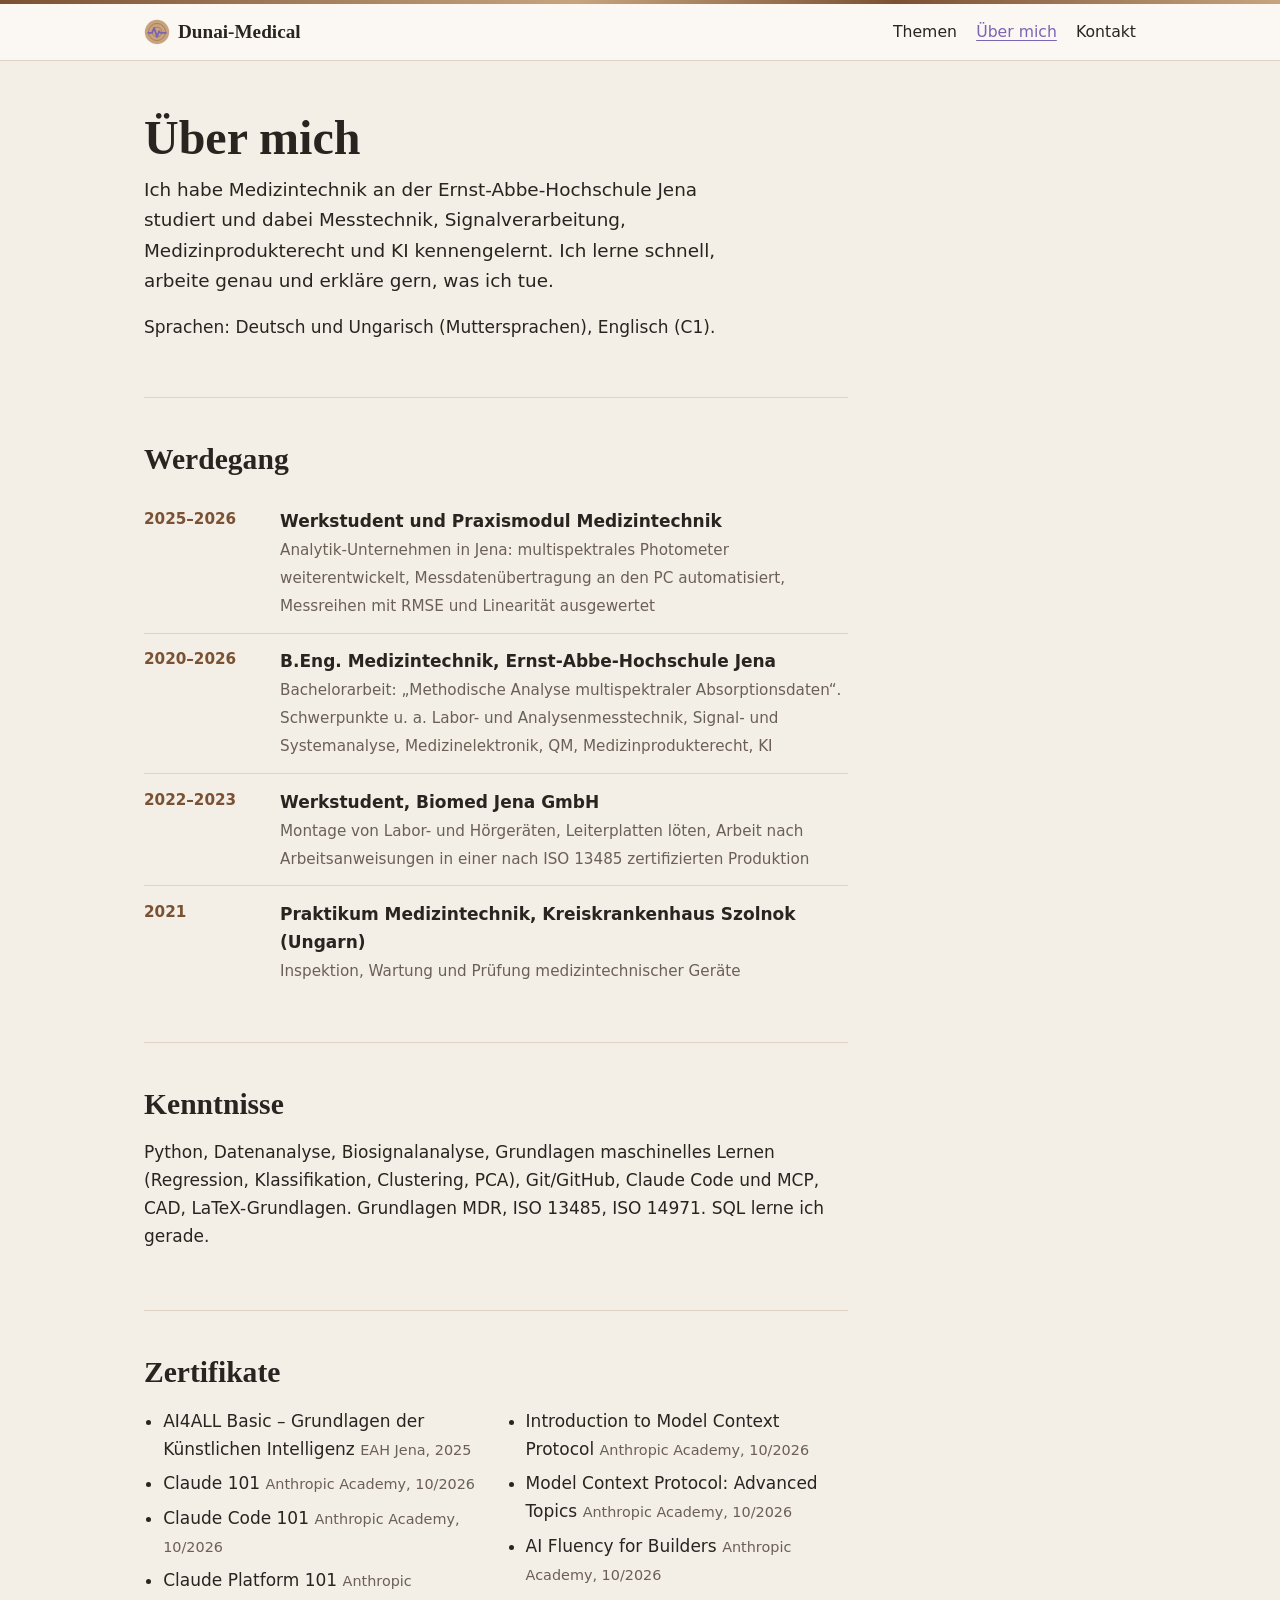
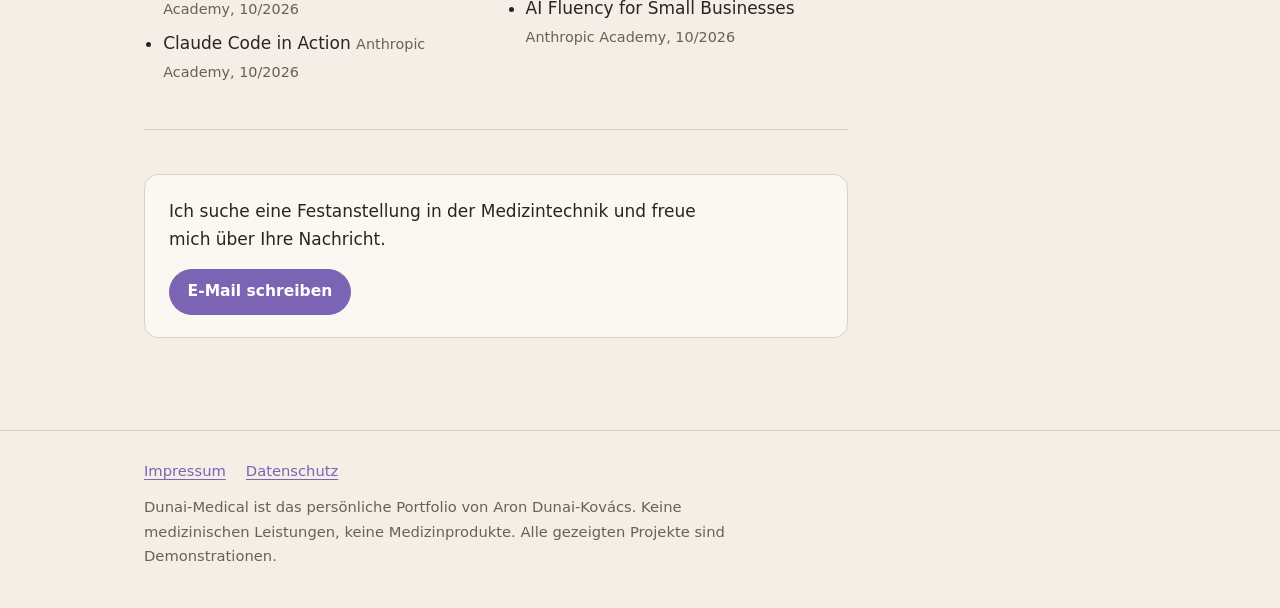
<file: ueber-mich.html>
<!doctype html>
<html lang="de">
<head>
<meta charset="utf-8">
<meta name="viewport" content="width=device-width, initial-scale=1">
<title>Über mich – Dunai-Medical</title>
<meta name="description" content="Werdegang, Kenntnisse und Zertifikate von Aron Dunai-Kovács.">
<link rel="icon" href="logo.svg" type="image/svg+xml">
<link rel="stylesheet" href="style.css">
</head>
<body>
<header class="topbar">
  <div class="wrap">
    <a class="brand" href="index.html"><img src="logo.svg" alt="" width="26" height="26">Dunai-Medical</a>
    <nav class="nav" aria-label="Hauptnavigation"><a href="index.html#themen">Themen</a><a href="ueber-mich.html" aria-current="page">Über mich</a><a href="index.html#kontakt">Kontakt</a></nav>
  </div>
</header>
<main>
<div class="wrap narrow">
  <section class="intro" style="grid-template-columns:1fr">
    <div>
      <h1>Über mich</h1>
      <p class="lead">Ich habe Medizintechnik an der Ernst-Abbe-Hochschule Jena studiert und dabei Messtechnik, Signalverarbeitung, Medizinprodukterecht und KI kennengelernt. Ich lerne schnell, arbeite genau und erkläre gern, was ich tue.</p>
      <p>Sprachen: Deutsch und Ungarisch (Muttersprachen), Englisch (C1).</p>
    </div>
  </section>

  <section class="block">
    <h2>Werdegang</h2>
    <ol class="timeline" reversed>
      <li><time>2025–2026</time><div><strong>Werkstudent und Praxismodul Medizintechnik</strong><span>Analytik-Unternehmen in Jena: multispektrales Photometer weiterentwickelt, Messdatenübertragung an den PC automatisiert, Messreihen mit RMSE und Linearität ausgewertet</span></div></li>
      <li><time>2020–2026</time><div><strong>B.Eng. Medizintechnik, Ernst-Abbe-Hochschule Jena</strong><span>Bachelorarbeit: „Methodische Analyse multispektraler Absorptionsdaten“. Schwerpunkte u. a. Labor- und Analysenmesstechnik, Signal- und Systemanalyse, Medizinelektronik, QM, Medizinprodukterecht, KI</span></div></li>
      <li><time>2022–2023</time><div><strong>Werkstudent, Biomed Jena GmbH</strong><span>Montage von Labor- und Hörgeräten, Leiterplatten löten, Arbeit nach Arbeitsanweisungen in einer nach ISO&nbsp;13485 zertifizierten Produktion</span></div></li>
      <li><time>2021</time><div><strong>Praktikum Medizintechnik, Kreiskrankenhaus Szolnok (Ungarn)</strong><span>Inspektion, Wartung und Prüfung medizintechnischer Geräte</span></div></li>
    </ol>
  </section>

  <section class="block">
    <h2>Kenntnisse</h2>
    <p>Python, Datenanalyse, Biosignalanalyse, Grundlagen maschinelles Lernen (Regression, Klassifikation, Clustering, PCA), Git/GitHub, Claude Code und MCP, CAD, LaTeX-Grundlagen. Grundlagen MDR, ISO&nbsp;13485, ISO&nbsp;14971. SQL lerne ich gerade.</p>
  </section>

  <section class="block">
    <h2>Zertifikate</h2>
    <ul class="certs">
      <li>AI4ALL Basic – Grundlagen der Künstlichen Intelligenz <span>EAH Jena, 2025</span></li>
      <li>Claude 101 <span>Anthropic Academy, 10/2026</span></li>
      <li>Claude Code 101 <span>Anthropic Academy, 10/2026</span></li>
      <li>Claude Platform 101 <span>Anthropic Academy, 10/2026</span></li>
      <li>Claude Code in Action <span>Anthropic Academy, 10/2026</span></li>
      <li>Introduction to Model Context Protocol <span>Anthropic Academy, 10/2026</span></li>
      <li>Model Context Protocol: Advanced Topics <span>Anthropic Academy, 10/2026</span></li>
      <li>AI Fluency for Builders <span>Anthropic Academy, 10/2026</span></li>
      <li>AI Fluency for Small Businesses <span>Anthropic Academy, 10/2026</span></li>
    </ul>
  </section>

  <section class="block">
    <div class="cta">
      <p>Ich suche eine Festanstellung in der Medizintechnik und freue mich über Ihre Nachricht.</p>
      <a class="btn primary" href="mailto:dkaron50@gmail.com">E-Mail schreiben</a>
    </div>
  </section>
</div>
</main>
<footer>
  <div class="wrap">
    <nav><a href="impressum.html">Impressum</a><a href="datenschutz.html">Datenschutz</a></nav>
    <p>Dunai-Medical ist das persönliche Portfolio von Aron Dunai-Kovács. Keine medizinischen Leistungen, keine Medizinprodukte. Alle gezeigten Projekte sind Demonstrationen.</p>
  </div>
</footer>
</body>
</html>
</file>
<file: style.css>
/* Dunai-Medical – Stylesheet. Holz, Natur, Flieder. Keine externen Schriften, keine Tracker. */
:root {
  --paper: #f3eee6;
  --surface: #fbf8f3;
  --ink: #2a2420;
  --muted: #6b6058;
  --rule: #ddd2c3;
  --wood: #7a5233;
  --oak: #c9a27e;
  --moss: #55684a;
  --lilac: #7b64b4;
  --lilac-soft: #ebe4f6;
  --tile: #ece3d6;
  --serif: "Iowan Old Style", "Palatino Linotype", Palatino, Charter, Georgia, serif;
  --sans: system-ui, -apple-system, "Segoe UI", Roboto, "Helvetica Neue", Arial, sans-serif;
}
@media (prefers-color-scheme: dark) {
  :root:not([data-theme="light"]) {
    --paper: #1d1916; --surface: #26211d; --ink: #efe8df; --muted: #b5a99d;
    --rule: #3a322b; --wood: #c9a27e; --oak: #8a6a4c; --moss: #95ab86;
    --lilac: #b9a6e6; --lilac-soft: #332a45; --tile: #e6dccd;
  }
}
:root[data-theme="dark"] {
  --paper: #1d1916; --surface: #26211d; --ink: #efe8df; --muted: #b5a99d;
  --rule: #3a322b; --wood: #c9a27e; --oak: #8a6a4c; --moss: #95ab86;
  --lilac: #b9a6e6; --lilac-soft: #332a45; --tile: #e6dccd;
}

* { box-sizing: border-box; }
html { -webkit-text-size-adjust: 100%; }
body { margin: 0; background: var(--paper); color: var(--ink); font: 1.0625rem/1.65 var(--sans); }
img, svg { max-width: 100%; height: auto; display: block; }
a { color: var(--lilac); text-underline-offset: 0.18em; }
a:hover { text-decoration-thickness: 2px; }
:focus-visible { outline: 2px solid var(--lilac); outline-offset: 3px; border-radius: 4px; }

.wrap { max-width: 64rem; margin: 0 auto; padding: 0 1rem; }
.narrow > * { max-width: 44rem; }

h1, h2, h3 { font-family: var(--serif); font-weight: 600; line-height: 1.2; color: var(--ink); }
h1 { font-size: clamp(2rem, 5.5vw, 3rem); margin: 0 0 0.5rem; }
h2 { font-size: clamp(1.45rem, 3.5vw, 1.85rem); margin: 0 0 1rem; }
h3 { font-size: 1.2rem; margin: 0 0 0.35rem; }
p { margin: 0 0 1rem; }

/* Kopfzeile: schmale Holzleiste */
.topbar { border-bottom: 1px solid var(--rule); background: var(--surface); position: relative; }
.topbar::before { content: ""; position: absolute; inset: 0 0 auto 0; height: 4px;
  background: linear-gradient(90deg, var(--wood), var(--oak) 45%, var(--wood) 70%, var(--oak)); }
.topbar .wrap { display: flex; align-items: center; justify-content: space-between; gap: 1rem; padding-top: 1rem; padding-bottom: 0.8rem; flex-wrap: wrap; }
.brand { font-family: var(--serif); font-size: 1.2rem; font-weight: 600; color: var(--ink); text-decoration: none; display: flex; align-items: center; gap: 0.5rem; }
.brand svg { width: 1.6rem; height: 1.6rem; }
.nav { display: flex; gap: 1.2rem; flex-wrap: wrap; }
.nav a { color: var(--ink); text-decoration: none; font-size: 0.98rem; }
.nav a:hover, .nav a[aria-current="page"] { color: var(--lilac); text-decoration: underline; }

/* Startseite: Vorstellung */
.intro { display: grid; gap: 2rem; align-items: center; padding: 3rem 0 2.5rem; }
@media (min-width: 46rem) { .intro { grid-template-columns: 15rem 1fr; } }
.portrait { width: 15rem; max-width: 70vw; aspect-ratio: 1; object-fit: cover;
  border-radius: 46% 54% 50% 50% / 52% 48% 52% 48%; border: 6px solid var(--oak); background: var(--tile); }
.role { color: var(--muted); font-size: 1.05rem; margin-bottom: 1.2rem; }
.lead { font-size: 1.15rem; max-width: 38rem; }
.availability { display: inline-block; background: var(--lilac-soft); color: var(--ink); border-radius: 10px; padding: 0.7rem 1rem; margin: 0.5rem 0 1.2rem; font-size: 0.98rem; }
.availability strong { color: var(--lilac); }
.buttons { display: flex; flex-wrap: wrap; gap: 0.6rem; margin: 0; padding: 0; list-style: none; }
.btn { display: inline-block; padding: 0.55rem 1.1rem; border-radius: 999px; border: 1.5px solid var(--wood); color: var(--ink); text-decoration: none; font-weight: 600; font-size: 0.97rem; }
.btn:hover { background: var(--surface); }
.btn.primary { background: var(--lilac); border-color: var(--lilac); color: #fff; }
.btn.primary:hover { filter: brightness(1.08); }
@media (prefers-color-scheme: dark) { :root:not([data-theme="light"]) .btn.primary { color: #1d1916; } }

section.block { padding: 2.75rem 0; border-top: 1px solid var(--rule); }
.section-lead { color: var(--muted); max-width: 40rem; margin-bottom: 1.6rem; }

/* Themenauswahl */
.topics { display: grid; gap: 1.1rem; grid-template-columns: 1fr; list-style: none; margin: 0; padding: 0; }
@media (min-width: 38rem) { .topics { grid-template-columns: 1fr 1fr; } }
@media (min-width: 60rem) { .topics { grid-template-columns: 1fr 1fr 1fr; } }
.topic { background: var(--surface); border: 1px solid var(--rule); border-radius: 14px; overflow: hidden; display: flex; flex-direction: column; transition: border-color .15s; }
.topic:hover { border-color: var(--lilac); }
.topic .art { background: var(--tile); aspect-ratio: 16 / 10; display: grid; place-items: center; padding: 0.8rem; }
.topic .art img { width: 100%; height: 100%; object-fit: contain; }
.topic .body { padding: 1rem 1.1rem 1.2rem; display: flex; flex-direction: column; gap: 0.4rem; flex: 1; }
.topic h3 a { color: var(--ink); text-decoration: none; }
.topic h3 a::after { content: ""; position: absolute; inset: 0; }
.topic { position: relative; }
.topic p { margin: 0; color: var(--muted); font-size: 0.97rem; }
.status { align-self: flex-start; margin-top: auto; font-size: 0.8rem; font-weight: 600; padding: 0.15rem 0.6rem; border-radius: 999px; border: 1px solid var(--rule); color: var(--muted); }
.status.done { border-color: var(--moss); color: var(--moss); }
.status.wip { border-color: var(--lilac); color: var(--lilac); }

/* Arbeitsweise */
.principles { display: grid; gap: 1.5rem; grid-template-columns: 1fr; margin: 0; padding: 0; list-style: none; }
@media (min-width: 46rem) { .principles { grid-template-columns: repeat(3, 1fr); } }
.principles li { border-left: 3px solid var(--oak); padding-left: 1rem; }
.principles p { color: var(--muted); margin: 0; }

/* Themenseite */
.back { display: inline-block; margin: 1.5rem 0 0; font-size: 0.95rem; }
.topic-hero { display: grid; gap: 1.75rem; align-items: center; padding: 1.5rem 0 2.5rem; }
@media (min-width: 46rem) { .topic-hero { grid-template-columns: 1.1fr 1fr; } }
.topic-hero .art { background: var(--tile); border-radius: 18px; padding: 1.25rem; }
.signs { list-style: none; margin: 0; padding: 0; display: grid; gap: 0.55rem; }
.signs li { padding-left: 1.8rem; position: relative; }
.signs li::before { content: ""; position: absolute; left: 0; top: 0.45em; width: 1rem; height: 1rem; border-radius: 4px; border: 2px solid var(--lilac); }
.scenario { background: var(--surface); border: 1px solid var(--rule); border-radius: 14px; padding: 1.4rem 1.5rem; position: relative; }
.scenario::before { content: ""; position: absolute; left: 0; top: 1.2rem; bottom: 1.2rem; width: 4px; border-radius: 0 4px 4px 0; background: var(--oak); }
.scenario .tag { font-size: 0.85rem; color: var(--muted); margin-bottom: 0.4rem; display: block; }
.scenario h3 { margin-top: 1rem; font-size: 1.05rem; }
.scenario h3:first-of-type { margin-top: 0.2rem; }
.steps { margin: 0; padding-left: 1.4rem; }
.steps li { margin-bottom: 0.7rem; padding-left: 0.3rem; }
.steps li::marker { color: var(--wood); font-family: var(--serif); font-weight: 600; }
.split { display: grid; gap: 1.5rem; }
@media (min-width: 46rem) { .split { grid-template-columns: 1fr 1fr; } }
.box { background: var(--surface); border: 1px solid var(--rule); border-radius: 14px; padding: 1.2rem 1.3rem; }
.box ul { margin: 0; padding-left: 1.2rem; }
.box li { margin-bottom: 0.35rem; }
.box.yours { background: var(--lilac-soft); border-color: transparent; }
.figures { display: flex; flex-wrap: wrap; gap: 1.5rem 2.5rem; margin: 1rem 0; }
.figures strong { display: block; font-family: var(--serif); font-size: 2rem; color: var(--moss); line-height: 1.1; }
.figures span { font-size: 0.9rem; color: var(--muted); }
.cta { background: var(--surface); border: 1px solid var(--rule); border-radius: 14px; padding: 1.4rem 1.5rem; display: flex; flex-wrap: wrap; align-items: center; justify-content: space-between; gap: 1rem; }
.cta p { margin: 0; max-width: 34rem; }

/* Über mich */
.timeline { list-style: none; margin: 0; padding: 0; }
.timeline li { display: grid; grid-template-columns: 7.5rem 1fr; gap: 1rem; padding: 0.85rem 0; border-bottom: 1px solid var(--rule); }
.timeline li:last-child { border-bottom: 0; }
.timeline time { color: var(--wood); font-variant-numeric: tabular-nums; font-size: 0.95rem; font-weight: 600; }
.timeline strong { display: block; }
.timeline span { color: var(--muted); font-size: 0.95rem; }
@media (max-width: 30rem) { .timeline li { grid-template-columns: 1fr; gap: 0.1rem; } }
.certs { columns: 1; padding-left: 1.2rem; margin: 0; }
@media (min-width: 46rem) { .certs { columns: 2; column-gap: 2.5rem; } }
.certs li { margin-bottom: 0.4rem; break-inside: avoid; }
.certs span { color: var(--muted); font-size: 0.9rem; }

/* Fußzeile */
footer { border-top: 1px solid var(--rule); margin-top: 3rem; padding: 1.75rem 0 2.5rem; font-size: 0.92rem; color: var(--muted); }
footer nav a { margin-right: 1.25rem; }
footer p { margin: 0.75rem 0 0; max-width: 40rem; }

/* Rechtsseiten */
.legal h1 { font-size: 2rem; margin-top: 2rem; }
.legal h2 { font-size: 1.25rem; margin-top: 2rem; }
.legal address { font-style: normal; margin-bottom: 1rem; }
.note { font-size: 0.92rem; color: var(--muted); }

@media (prefers-reduced-motion: reduce) { * { transition: none !important; } }
</file>
